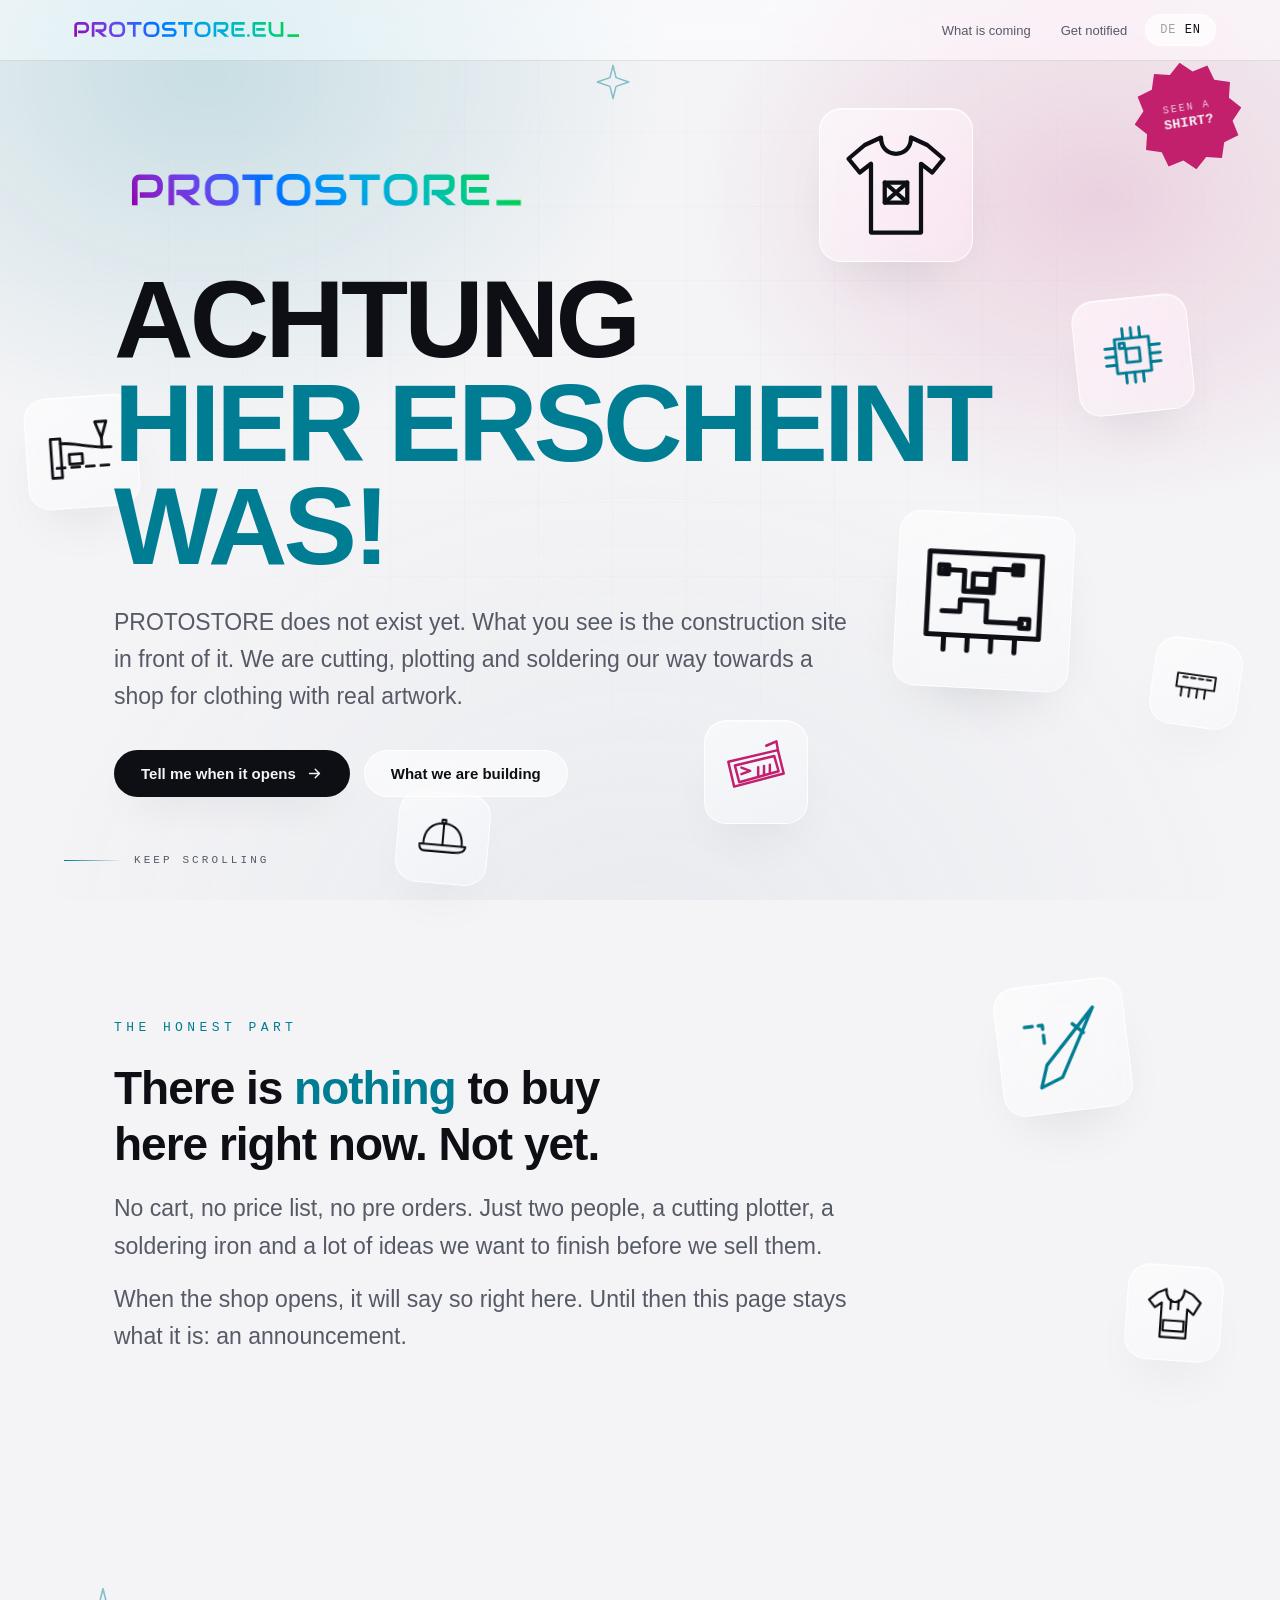
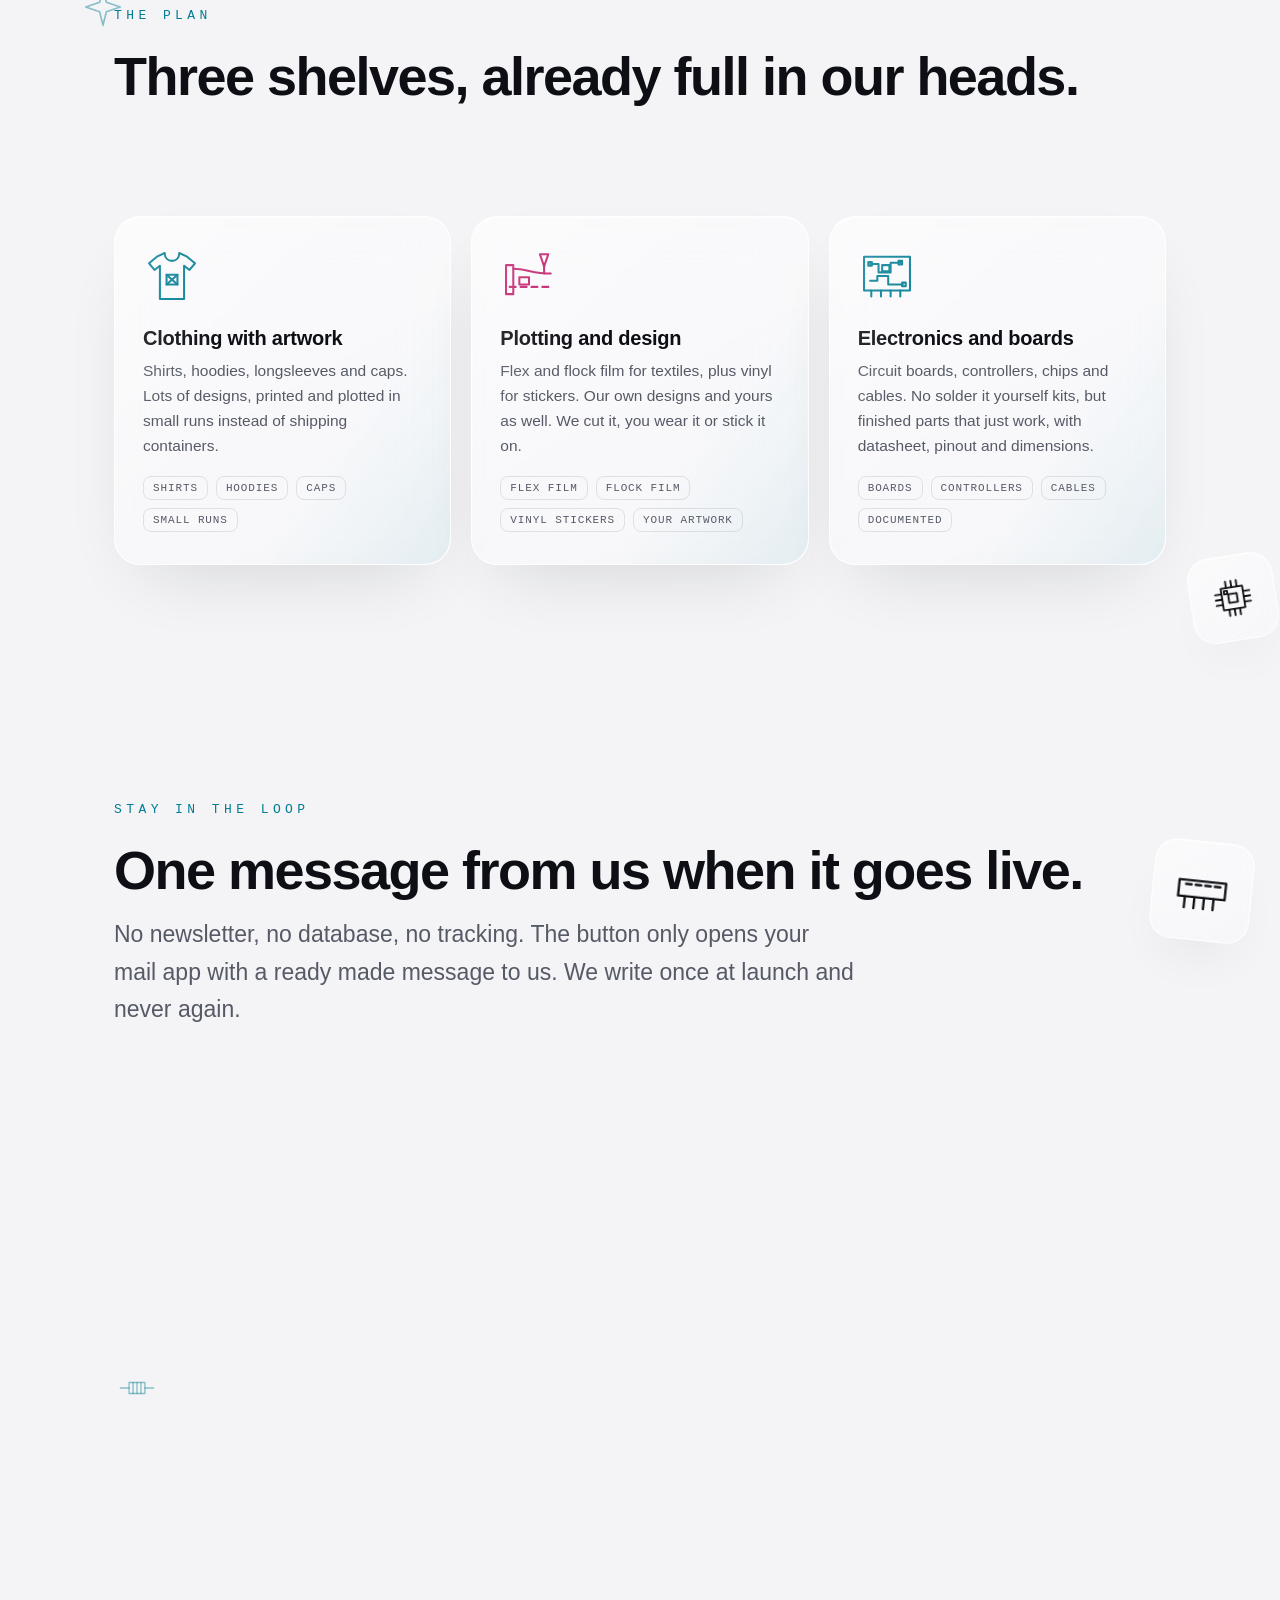
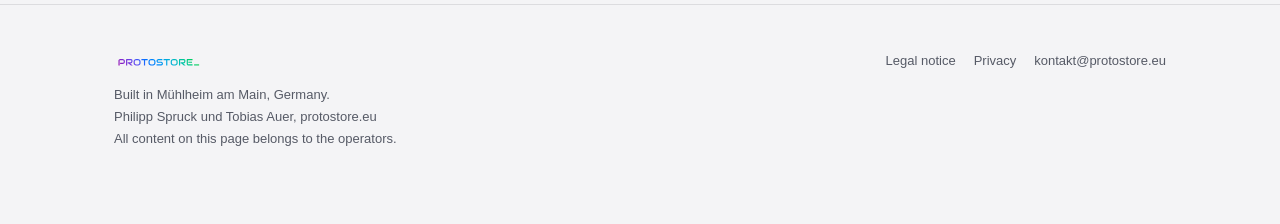
<file: index.html>
<!DOCTYPE html>
<html lang="de" data-title-de="PROTOSTORE, hier entsteht etwas | Shirts, Plotten, Elektronik" data-title-en="PROTOSTORE, something is coming | Shirts, vinyl, electronics">
<head>
<meta charset="utf-8">
<meta name="viewport" content="width=device-width, initial-scale=1, viewport-fit=cover">
<title>PROTOSTORE, hier entsteht etwas | Shirts, Plotten, Elektronik</title>
<meta name="description" content="PROTOSTORE, bald ein Laden für Kleidung mit echten Motiven, geplottete Folien und dokumentierte Elektronik. Noch ist hier nichts, aber das ändert sich." data-desc-de="PROTOSTORE, bald ein Laden für Kleidung mit echten Motiven, geplottete Folien und dokumentierte Elektronik. Noch ist hier nichts, aber das ändert sich." data-desc-en="PROTOSTORE, soon a shop for clothing with real artwork, plotted vinyl and properly documented electronics. There is nothing here yet, but that will change.">
<meta name="theme-color" content="#f4f4f6">
<link rel="canonical" href="https://protostore.eu/">
<meta name="robots" content="index, follow, max-image-preview:large">
<meta property="og:site_name" content="PROTOSTORE">
<meta property="og:locale" content="de_DE">
<meta property="og:locale:alternate" content="en_US">
<meta property="og:title" content="PROTOSTORE, hier entsteht etwas">
<meta property="og:description" content="Bald ein Laden für Kleidung mit echten Motiven, geplottete Folien und dokumentierte Elektronik. Noch ist hier nichts, aber das ändert sich.">
<meta property="og:type" content="website">
<meta property="og:url" content="https://protostore.eu/">
<meta property="og:image" content="https://protostore.eu/assets/og.png">
<meta property="og:image:width" content="1200">
<meta property="og:image:height" content="630">
<meta property="og:image:alt" content="PROTOSTORE.EU">
<meta name="twitter:card" content="summary_large_image">
<meta name="twitter:title" content="PROTOSTORE, hier entsteht etwas">
<meta name="twitter:description" content="Bald ein Laden für Kleidung mit echten Motiven, geplottete Folien und dokumentierte Elektronik.">
<meta name="twitter:image" content="https://protostore.eu/assets/og.png">
<meta name="twitter:image:alt" content="PROTOSTORE.EU">
<link rel="stylesheet" href="assets/style.css">
<link rel="icon" href="assets/favicon.svg" type="image/svg+xml">
<script type="application/ld+json">
{
  "@context": "https://schema.org",
  "@type": "Organization",
  "name": "PROTOSTORE",
  "alternateName": "protostore.eu",
  "url": "https://protostore.eu/",
  "logo": "https://protostore.eu/assets/logo-full.svg",
  "image": "https://protostore.eu/assets/og.png",
  "email": "kontakt@protostore.eu",
  "description": "Kleidung mit echten Motiven, geplottete Folien und dokumentierte Elektronik. Der Laden ist noch nicht offen.",
  "foundingLocation": {
    "@type": "Place",
    "address": { "@type": "PostalAddress", "addressLocality": "Mühlheim am Main", "addressCountry": "DE" }
  },
  "founder": [
    { "@type": "Person", "name": "Philipp Spruck" },
    { "@type": "Person", "name": "Tobias Auer" }
  ],
  "sameAs": [
    "https://www.instagram.com/protostore.eu/",
    "https://bsky.app/profile/protostore.eu",
    "https://www.youtube.com/@Protostore",
    "https://www.furaffinity.net/user/protostore.eu",
    "https://www.reddit.com/user/Protostore/"
  ]
}
</script>
<script defer src="https://umami.t-auer.com/script.js" data-website-id="5c9338b1-7018-49df-9fa3-3ef62dc9d343"></script>
</head>
<body>

<!-- ================= Symbolsammlung ================= -->
<svg class="sprite" aria-hidden="true" focusable="false" style="position:absolute;width:0;height:0;overflow:hidden">
  <symbol id="i-shirt" viewBox="0 0 48 48">
    <g fill="none" stroke="currentColor" stroke-width="1.7" stroke-linecap="round" stroke-linejoin="round">
      <path d="M18 5 11.5 8 5 13.5 9.5 19 14 15.5V43h20V15.5L38.5 19 43 13.5 36.5 8 30 5c0 4.2-2.7 6.5-6 6.5S18 9.2 18 5Z"/>
      <path d="M19.5 23h9v8h-9z"/>
      <path d="M19.5 23l9 8M28.5 23l-9 8"/>
    </g>
  </symbol>

  <symbol id="i-hoodie" viewBox="0 0 48 48">
    <g fill="none" stroke="currentColor" stroke-width="1.7" stroke-linecap="round" stroke-linejoin="round">
      <path d="M17 6 10.5 9 4 15l5 5.5 5-4V43h20V20.5l5 4L44 15l-6.5-6L31 6"/>
      <path d="M17 6c0 6 3 9.5 7 9.5S31 12 31 6"/>
      <path d="M21 14v7M27 14v7"/>
      <path d="M16 30h16v8H16z"/>
    </g>
  </symbol>

  <symbol id="i-chip" viewBox="0 0 48 48">
    <g fill="none" stroke="currentColor" stroke-width="1.7" stroke-linecap="round" stroke-linejoin="round">
      <path d="M14 14h20v20H14z"/>
      <path d="M20 20h8v8h-8z"/>
      <path d="M16.5 16.5h3v3h-3z"/>
      <path d="M19 14V8M24 14V8M29 14V8M19 40v-6M24 40v-6M29 40v-6"/>
      <path d="M14 19H8M14 24H8M14 29H8M40 19h-6M40 24h-6M40 29h-6"/>
    </g>
  </symbol>

  <symbol id="i-board" viewBox="0 0 48 48">
    <g fill="none" stroke="currentColor" stroke-width="1.7" stroke-linecap="round" stroke-linejoin="round">
      <path d="M5 8h38v28H5z"/>
      <path d="M11 36v5M19 36v5M27 36v5M35 36v5"/>
      <path d="M10 14h7v7h10v-8h9"/>
      <path d="M10 28h6v-4h9v7h12"/>
      <path d="M8.5 12.5h3v3h-3zM33.5 11.5h3v3h-3zM36.5 29.5h3v3h-3z"/>
      <path d="M20 15h6v5h-6z"/>
    </g>
  </symbol>

  <symbol id="i-visor" viewBox="0 0 48 48">
    <g fill="none" stroke="currentColor" stroke-width="1.7" stroke-linecap="round" stroke-linejoin="round">
      <path d="M5 17 39 9l4 16L9 34z"/>
      <path d="M9.5 19.5 36.5 13l3 10.5L12.5 31z"/>
      <path d="m14 21 6 2.2-6 2.2"/>
      <path d="M25.5 20.8v5.4M29.5 19.9v5.4M33.5 19v5.4"/>
      <path d="M39 9l-1-6-7 3"/>
    </g>
  </symbol>

  <symbol id="i-plotter" viewBox="0 0 48 48">
    <g fill="none" stroke="currentColor" stroke-width="1.7" stroke-linecap="round" stroke-linejoin="round">
      <path d="M5 15h6v24H5z"/>
      <path d="M11 18c11 0 16 4 31 4"/>
      <path d="M33 6h7l-3.5 10z"/>
      <path d="M36.5 16v6"/>
      <path d="M8 33h36" stroke-dasharray="5 4"/>
      <path d="M16 25h8v6h-8z"/>
    </g>
  </symbol>

  <symbol id="i-cap" viewBox="0 0 48 48">
    <g fill="none" stroke="currentColor" stroke-width="1.7" stroke-linecap="round" stroke-linejoin="round">
      <path d="M8 30c0-12 6.5-18 16-18s16 6 16 18"/>
      <path d="M5 30h38c0 4-4 5.5-10 5.5H9c-2.5 0-4-1.5-4-5.5Z"/>
      <path d="M22.5 9h3v3h-3z"/>
      <path d="M24 12v18"/>
    </g>
  </symbol>

  <symbol id="i-spark" viewBox="0 0 48 48">
    <g fill="none" stroke="currentColor" stroke-width="1.7" stroke-linecap="round" stroke-linejoin="round">
      <path d="M24 5 27.5 19 42 24l-14.5 5L24 43l-3.5-14L6 24l14.5-5z"/>
    </g>
  </symbol>

  <symbol id="i-header" viewBox="0 0 48 48">
    <g fill="none" stroke="currentColor" stroke-width="1.7" stroke-linecap="round" stroke-linejoin="round">
      <path d="M7 17h34v12H7z"/>
      <path d="M12 29v8M19 29v8M26 29v8M33 29v8"/>
      <path d="M12 20h4M19 20h4M26 20h4M33 20h4"/>
    </g>
  </symbol>

  <symbol id="i-resistor" viewBox="0 0 48 48">
    <g fill="none" stroke="currentColor" stroke-width="1.7" stroke-linecap="round" stroke-linejoin="round">
      <path d="M3 24h11M34 24h11"/>
      <path d="M14 17h20v14H14z"/>
      <path d="M19 17v14M24 17v14M29 17v14"/>
    </g>
  </symbol>

  <symbol id="i-needle" viewBox="0 0 48 48">
    <g fill="none" stroke="currentColor" stroke-width="1.7" stroke-linecap="round" stroke-linejoin="round">
      <path d="M41 6 15 32l-4 11 11-4L41 6z"/>
      <path d="m30 13 5 5"/>
      <path d="M6 12h9v9" stroke-dasharray="4 3"/>
    </g>
  </symbol>

  <symbol id="i-insta" viewBox="0 0 24 24">
    <g fill="none" stroke="currentColor" stroke-width="1.8" stroke-linecap="round">
      <rect x="3" y="3" width="18" height="18" rx="5.4"/>
      <circle cx="12" cy="12" r="3.9"/>
      <path d="M17.2 6.8h.01"/>
    </g>
  </symbol>
  <symbol id="i-bsky" viewBox="0 0 568 501">
    <path fill="currentColor" d="M123.121 33.664C188.241 82.553 258.281 181.681 284 234.873c25.719-53.192 95.759-152.32 160.879-201.209C491.866-1.612 568-28.906 568 57.946c0 17.346-9.945 145.713-15.778 166.555-20.275 72.453-94.155 90.933-159.875 79.748 114.875 19.551 144.097 84.311 80.986 149.071-119.86 122.992-172.272-30.859-185.702-70.281-2.462-7.227-3.614-10.608-3.631-7.73-.017-2.878-1.169.503-3.631 7.73-13.43 39.422-65.842 193.273-185.702 70.281-63.111-64.76-33.889-129.52 80.986-149.071-65.72 11.185-139.6-7.295-159.875-79.748C9.945 203.659 0 75.292 0 57.946 0-28.906 76.134-1.612 123.121 33.664Z"/>
  </symbol>

  <symbol id="i-youtube" viewBox="0 0 24 24">
    <path fill="currentColor" d="M23.498 6.186a3.016 3.016 0 0 0-2.122-2.136C19.505 3.545 12 3.545 12 3.545s-7.505 0-9.377.505A3.017 3.017 0 0 0 .502 6.186C0 8.07 0 12 0 12s0 3.93.502 5.814a3.016 3.016 0 0 0 2.122 2.136c1.871.505 9.376.505 9.376.505s7.505 0 9.377-.505a3.015 3.015 0 0 0 2.122-2.136C24 15.93 24 12 24 12s0-3.93-.502-5.814ZM9.545 15.568V8.432L15.818 12l-6.273 3.568Z"/>
  </symbol>

  <symbol id="i-reddit" viewBox="0 0 24 24">
    <path fill="currentColor" d="M12 0A12 12 0 0 0 0 12a12 12 0 0 0 12 12 12 12 0 0 0 12-12A12 12 0 0 0 12 0Zm5.01 4.744c.688 0 1.25.561 1.25 1.249a1.25 1.25 0 0 1-2.498.056l-2.597-.547-.8 3.747c1.824.07 3.48.632 4.674 1.488.308-.309.73-.491 1.207-.491.968 0 1.754.786 1.754 1.754 0 .716-.435 1.333-1.01 1.614a3.111 3.111 0 0 1 .042.52c0 2.694-3.13 4.87-6.993 4.87-3.86 0-6.99-2.176-6.99-4.87 0-.183.01-.366.02-.532-.586-.29-.985-.9-.985-1.602 0-.968.786-1.754 1.754-1.754.463 0 .898.196 1.207.49 1.207-.883 2.878-1.43 4.744-1.487l.885-4.182a.342.342 0 0 1 .14-.197.35.35 0 0 1 .238-.042l2.906.617a1.214 1.214 0 0 1 1.108-.701ZM9.25 12c-.689 0-1.25.562-1.25 1.25 0 .687.561 1.248 1.25 1.248.687 0 1.248-.561 1.248-1.249 0-.688-.561-1.249-1.249-1.249Zm5.5 0c-.687 0-1.248.561-1.248 1.25 0 .687.561 1.248 1.249 1.248.688 0 1.249-.561 1.249-1.249 0-.687-.562-1.249-1.25-1.249Zm-5.466 3.99a.327.327 0 0 0-.231.094.33.33 0 0 0 0 .463c.842.842 2.484.913 2.961.913.477 0 2.105-.056 2.961-.913a.361.361 0 0 0 .029-.463.33.33 0 0 0-.464 0c-.547.533-1.684.73-2.512.73-.828 0-1.979-.196-2.512-.73a.326.326 0 0 0-.232-.095Z"/>
  </symbol>

  <symbol id="i-discord" viewBox="0 0 24 24">
    <path fill="currentColor" d="M20.317 4.37a19.791 19.791 0 0 0-4.885-1.515.074.074 0 0 0-.079.037c-.21.375-.444.865-.608 1.25a18.27 18.27 0 0 0-5.487 0 12.64 12.64 0 0 0-.617-1.25.077.077 0 0 0-.079-.037A19.736 19.736 0 0 0 3.677 4.37a.07.07 0 0 0-.032.027C.533 9.046-.32 13.58.099 18.058a.082.082 0 0 0 .031.056 19.9 19.9 0 0 0 5.993 3.03.078.078 0 0 0 .084-.028c.462-.63.874-1.295 1.226-1.994a.076.076 0 0 0-.041-.106 13.107 13.107 0 0 1-1.872-.892.077.077 0 0 1-.008-.128 10.2 10.2 0 0 0 .372-.292.074.074 0 0 1 .077-.01c3.928 1.793 8.18 1.793 12.061 0a.074.074 0 0 1 .079.01c.12.098.246.197.373.292a.077.077 0 0 1-.006.128 12.299 12.299 0 0 1-1.873.891.077.077 0 0 0-.041.107c.36.698.772 1.363 1.225 1.993a.076.076 0 0 0 .084.029 19.839 19.839 0 0 0 6.002-3.03.077.077 0 0 0 .032-.055c.5-5.177-.838-9.674-3.549-13.66a.061.061 0 0 0-.031-.029ZM8.02 15.331c-1.183 0-2.157-1.085-2.157-2.419 0-1.333.955-2.419 2.157-2.419 1.211 0 2.176 1.095 2.157 2.42 0 1.333-.956 2.418-2.157 2.418Zm7.975 0c-1.183 0-2.157-1.085-2.157-2.419 0-1.333.955-2.419 2.157-2.419 1.211 0 2.176 1.095 2.157 2.42 0 1.333-.946 2.418-2.157 2.418Z"/>
  </symbol>

  <symbol id="i-paw" viewBox="0 0 24 24">
    <g fill="currentColor">
      <ellipse cx="6.4" cy="9.5" rx="2.1" ry="2.6" transform="rotate(-18 6.4 9.5)"/>
      <ellipse cx="10.7" cy="7.1" rx="2.2" ry="2.8"/>
      <ellipse cx="15.2" cy="7.6" rx="2.2" ry="2.8" transform="rotate(12 15.2 7.6)"/>
      <ellipse cx="19" cy="10.7" rx="2" ry="2.5" transform="rotate(26 19 10.7)"/>
      <ellipse cx="12.3" cy="16.7" rx="5" ry="4.4"/>
    </g>
  </symbol>

  <symbol id="i-arrow" viewBox="0 0 24 24">
    <g fill="none" stroke="currentColor" stroke-width="2" stroke-linecap="round" stroke-linejoin="round">
      <path d="M5 12h14M13 6l6 6-6 6"/>
    </g>
  </symbol>
</svg>

<div class="field"></div>
<div class="grid-field"></div>

<!-- ================= Kopfzeile ================= -->
<header class="top">
  <a class="brand" href="index.html" aria-label="Protostore, zur Startseite">
    <img src="assets/logo-full.svg" alt="Protostore.eu" width="244" height="44">
  </a>
  <nav>
    <a class="hide-s" href="#plan" data-i18n="nav.what">Was kommt</a>
    <a class="hide-s" href="#signal" data-i18n="nav.signal">Benachrichtigung</a>
    <button class="lang" type="button" aria-label="Sprache wechseln, switch language">
      <span class="de">DE</span> <span class="en off">EN</span>
    </button>
  </nav>
</header>

<!-- ================= Vorab Anfrage, Aufkleber ================= -->
<div class="pre" id="pre">
  <button class="pre-star" type="button" id="pre-toggle"
          aria-expanded="false" aria-controls="pre-pop"
          aria-label="Du hast ein Teil von uns gesehen, frag vorab an"
          data-i18n-attr="aria-label:pre.aria">
    <span class="pre-star-in">
      <span class="pre-l1" data-i18n="pre.s1">SHIRT</span>
      <span class="pre-l2" data-i18n="pre.s2">GESEHEN?</span>
    </span>
  </button>

  <div class="pre-pop glass" id="pre-pop" hidden>
    <button class="pre-close" type="button" id="pre-close"
            aria-label="Schließen" data-i18n-attr="aria-label:pre.close">
      <svg viewBox="0 0 24 24" aria-hidden="true"><path d="M6 6 18 18M18 6 6 18" fill="none" stroke="currentColor" stroke-width="2.2" stroke-linecap="round"/></svg>
    </button>
    <p class="eyebrow" data-i18n="pre.eyebrow">Ausnahme</p>
    <h3 data-i18n="pre.h">Du hast eins in echt gesehen?</h3>
    <p data-i18n="pre.p">Wenn du hier gelandet bist, weil dir eins unserer Teile über den Weg gelaufen ist: schreib uns. Wir schauen, ob wir dir vorab etwas extra drucken, bevor der Laden offiziell aufmacht.</p>
    <a class="btn btn-primary" id="pre-mail" href="mailto:kontakt@protostore.eu">
      <span data-i18n="pre.btn">Vorab anfragen</span>
      <svg width="17" height="17" aria-hidden="true"><use href="#i-arrow"></use></svg>
    </a>
  </div>
</div>

<main>

  <!-- ================= Hero ================= -->
  <section class="hero">
    <div class="floaters" aria-hidden="true">
      <div class="floater"          style="--x:64%; --y:12%; --s:154px" data-speed=".12" data-depth="26"><svg><use href="#i-shirt"></use></svg></div>
      <div class="floater tint-c"   style="--x:84%; --y:33%; --s:116px" data-speed=".22" data-depth="42" data-spin="-6"><svg><use href="#i-chip"></use></svg></div>
      <div class="floater"          style="--x:70%; --y:57%; --s:176px" data-speed=".06" data-depth="16" data-spin="3"><svg><use href="#i-board"></use></svg></div>
      <div class="floater tint-m"   style="--x:55%; --y:80%; --s:104px" data-speed=".27" data-depth="50"><svg><use href="#i-visor"></use></svg></div>
      <div class="floater"          style="--x:90%; --y:71%; --s:88px"  data-speed=".16" data-depth="34" data-spin="8"><svg><use href="#i-header"></use></svg></div>
      <div class="floater"          style="--x:2%;  --y:44%; --s:112px" data-speed=".1"  data-depth="24" data-spin="-4"><svg><use href="#i-plotter"></use></svg></div>
      <div class="floater plain"    style="--x:45%; --y:5%;  --s:74px"  data-speed=".32" data-depth="58"><svg><use href="#i-spark"></use></svg></div>
      <div class="floater"          style="--x:31%; --y:88%; --s:92px"  data-speed=".14" data-depth="30" data-spin="5"><svg><use href="#i-cap"></use></svg></div>
      <div class="floater plain tint-m" style="--x:92%; --y:8%; --s:66px" data-speed=".36" data-depth="62"><svg><use href="#i-resistor"></use></svg></div>
    </div>

    <div class="wrap">
      <div class="hero-inner">
        <svg class="hero-logo" viewBox="0 0 933 200" width="430" height="92" role="img" aria-label="PROTOSTORE" xmlns="http://www.w3.org/2000/svg">
      <defs>
        <linearGradient id="lg-hero" gradientUnits="userSpaceOnUse" x1="755.20" y1="-122.64" x2="177.03" y2="313.04">
          <stop offset="0.0%" stop-color="#00ce00"/>
          <stop offset="6.3%" stop-color="#00ce51"/>
          <stop offset="12.5%" stop-color="#00cc76"/>
          <stop offset="18.8%" stop-color="#00c795"/>
          <stop offset="25.0%" stop-color="#00c0af"/>
          <stop offset="31.3%" stop-color="#00b7c7"/>
          <stop offset="37.5%" stop-color="#00acdb"/>
          <stop offset="43.8%" stop-color="#00a0ea"/>
          <stop offset="50.0%" stop-color="#0091f6"/>
          <stop offset="56.3%" stop-color="#0082fd"/>
          <stop offset="62.5%" stop-color="#0072ff"/>
          <stop offset="68.8%" stop-color="#2c62fc"/>
          <stop offset="75.0%" stop-color="#5451f4"/>
          <stop offset="81.3%" stop-color="#6b41e7"/>
          <stop offset="87.5%" stop-color="#7c30d6"/>
          <stop offset="93.8%" stop-color="#881ec2"/>
          <stop offset="100.0%" stop-color="#9200aa"/>
        </linearGradient>
      </defs>
      <style>
.lgc0{opacity:1}
@keyframes lgk1{0%{opacity:0;transform:translateY(-17.28px)}23.438%{opacity:0;transform:translateY(-17.28px)}25.000%{opacity:1;transform:translateY(0)}100%{opacity:1;transform:translateY(0)}}
.lgc1{opacity:0;animation:lgk1 7.680s linear 1 forwards}
@keyframes lgk2{0%{opacity:0;transform:translateY(-17.28px)}25.000%{opacity:0;transform:translateY(-17.28px)}26.563%{opacity:1;transform:translateY(0)}100%{opacity:1;transform:translateY(0)}}
.lgc2{opacity:0;animation:lgk2 7.680s linear 1 forwards}
@keyframes lgk3{0%{opacity:0;transform:translateY(-17.28px)}26.563%{opacity:0;transform:translateY(-17.28px)}28.125%{opacity:1;transform:translateY(0)}100%{opacity:1;transform:translateY(0)}}
.lgc3{opacity:0;animation:lgk3 7.680s linear 1 forwards}
@keyframes lgk4{0%{opacity:0;transform:translateY(-17.28px)}28.125%{opacity:0;transform:translateY(-17.28px)}29.688%{opacity:1;transform:translateY(0)}100%{opacity:1;transform:translateY(0)}}
.lgc4{opacity:0;animation:lgk4 7.680s linear 1 forwards}
@keyframes lgk5{0%{opacity:0;transform:translateY(-17.28px)}29.688%{opacity:0;transform:translateY(-17.28px)}31.250%{opacity:1;transform:translateY(0)}100%{opacity:1;transform:translateY(0)}}
.lgc5{opacity:0;animation:lgk5 7.680s linear 1 forwards}
@keyframes lgk6{0%{opacity:0;transform:translateY(-17.28px)}31.250%{opacity:0;transform:translateY(-17.28px)}32.813%{opacity:1;transform:translateY(0)}100%{opacity:1;transform:translateY(0)}}
.lgc6{opacity:0;animation:lgk6 7.680s linear 1 forwards}
@keyframes lgk7{0%{opacity:0;transform:translateY(-17.28px)}32.813%{opacity:0;transform:translateY(-17.28px)}34.375%{opacity:1;transform:translateY(0)}100%{opacity:1;transform:translateY(0)}}
.lgc7{opacity:0;animation:lgk7 7.680s linear 1 forwards}
@keyframes lgk8{0%{opacity:0;transform:translateY(-17.28px)}34.375%{opacity:0;transform:translateY(-17.28px)}35.938%{opacity:1;transform:translateY(0)}100%{opacity:1;transform:translateY(0)}}
.lgc8{opacity:0;animation:lgk8 7.680s linear 1 forwards}
@keyframes lgk9{0%{opacity:0;transform:translateY(-17.28px)}35.938%{opacity:0;transform:translateY(-17.28px)}37.500%{opacity:1;transform:translateY(0)}100%{opacity:1;transform:translateY(0)}}
.lgc9{opacity:0;animation:lgk9 7.680s linear 1 forwards}
@keyframes lgv1{0%{opacity:0}0.000%{opacity:1}25.000%{opacity:0}100%{opacity:0}}
.lgv1{opacity:0;animation:lgv1 7.680s step-end 1 forwards}
@keyframes lgv2{0%{opacity:0}25.000%{opacity:1}26.563%{opacity:0}100%{opacity:0}}
.lgv2{opacity:0;animation:lgv2 7.680s step-end 1 forwards}
@keyframes lgv3{0%{opacity:0}26.563%{opacity:1}28.125%{opacity:0}100%{opacity:0}}
.lgv3{opacity:0;animation:lgv3 7.680s step-end 1 forwards}
@keyframes lgv4{0%{opacity:0}28.125%{opacity:1}29.688%{opacity:0}100%{opacity:0}}
.lgv4{opacity:0;animation:lgv4 7.680s step-end 1 forwards}
@keyframes lgv5{0%{opacity:0}29.688%{opacity:1}31.250%{opacity:0}100%{opacity:0}}
.lgv5{opacity:0;animation:lgv5 7.680s step-end 1 forwards}
@keyframes lgv6{0%{opacity:0}31.250%{opacity:1}32.813%{opacity:0}100%{opacity:0}}
.lgv6{opacity:0;animation:lgv6 7.680s step-end 1 forwards}
@keyframes lgv7{0%{opacity:0}32.813%{opacity:1}34.375%{opacity:0}100%{opacity:0}}
.lgv7{opacity:0;animation:lgv7 7.680s step-end 1 forwards}
@keyframes lgv8{0%{opacity:0}34.375%{opacity:1}35.938%{opacity:0}100%{opacity:0}}
.lgv8{opacity:0;animation:lgv8 7.680s step-end 1 forwards}
@keyframes lgv9{0%{opacity:0}35.938%{opacity:1}37.500%{opacity:0}100%{opacity:0}}
.lgv9{opacity:0;animation:lgv9 7.680s step-end 1 forwards}
@keyframes lgv10{0%{opacity:0}37.500%{opacity:1}100%{opacity:1}}
.lgv10{opacity:0;animation:lgv10 7.680s step-end 1 forwards}
@keyframes lgcuro{0.000%{opacity:1}9.766%{opacity:0}19.613%{opacity:1}37.516%{opacity:0}39.063%{opacity:1}48.910%{opacity:0}58.675%{opacity:1}68.441%{opacity:0}78.206%{opacity:1}87.972%{opacity:0}97.656%{opacity:1}100%{opacity:1}}
@keyframes lgblink{0%{opacity:1}50.0%{opacity:0}100%{opacity:0}}
.lgcaret{animation:lgcuro 7.680s step-end 1 forwards, lgblink 1.000s step-end 7.680s infinite}
@media (prefers-reduced-motion: reduce){
  .lgc0,.lgc1,.lgc2,.lgc3,.lgc4,.lgc5,.lgc6,.lgc7,.lgc8,.lgc9{opacity:1!important;transform:none!important;animation:none!important}
  .lgv1,.lgv2,.lgv3,.lgv4,.lgv5,.lgv6,.lgv7,.lgv8,.lgv9{opacity:0!important;animation:none!important}
  .lgv10{opacity:1!important;animation:none!important}
  .lgcaret{animation:none!important}
}
    </style>
      <path class="lgc0" fill="url(#lg-hero)" d="M114.06 92.11Q114.06 96.28 113.03 99.56Q112 102.84 110.24 105.35Q108.48 107.86 106.19 109.64Q103.89 111.42 101.38 112.54Q98.88 113.67 96.32 114.18Q93.77 114.7 91.52 114.7H63.95V102.51H91.52Q93.86 102.32 95.76 101.55Q97.66 100.78 99.02 99.47Q100.38 98.15 101.12 96.3Q101.88 94.45 101.88 92.11V86.57Q101.64 84.28 100.89 82.36Q100.14 80.43 98.85 79.07Q97.56 77.72 95.73 76.94Q93.91 76.17 91.52 76.17H64.05Q61.61 76.17 60.34 77.43Q59.08 78.7 59.08 81.09V131.2H46.89V81.09Q46.89 76.4 48.6 73.12Q50.31 69.84 52.87 67.82Q55.42 65.81 58.42 64.9Q61.42 63.98 63.95 63.98H91.52Q95.64 63.98 98.92 65.04Q102.2 66.09 104.71 67.85Q107.22 69.61 108.98 71.9Q110.73 74.2 111.88 76.71Q113.03 79.22 113.55 81.77Q114.06 84.32 114.06 86.57Z"/>
      <path class="lgc1" fill="url(#lg-hero)" d="M193.57 86.57Q193.57 90.75 192.54 94.03Q191.51 97.31 189.75 99.82Q187.99 102.32 185.69 104.11Q183.4 105.89 180.89 107.04Q178.38 108.18 175.83 108.7Q173.27 109.22 171.02 109.22L196.48 131.2H177.63L152.23 109.22H143.46V97.03H171.02Q173.32 96.84 175.22 96.07Q177.12 95.29 178.5 93.98Q179.88 92.67 180.63 90.82Q181.38 88.97 181.38 86.57V78.89Q181.38 77.86 181.12 77.32Q180.87 76.78 180.47 76.52Q180.07 76.26 179.62 76.22Q179.18 76.17 178.8 76.17H138.59V131.2H126.4V70.12Q126.4 68.86 126.87 67.73Q127.34 66.61 128.16 65.76Q128.98 64.92 130.1 64.45Q131.23 63.98 132.54 63.98H178.8Q182.88 63.98 185.69 65.46Q188.51 66.93 190.27 69.16Q192.02 71.39 192.8 73.97Q193.57 76.54 193.57 78.79Z"/>
      <path class="lgc2" fill="url(#lg-hero)" d="M278.26 104.01Q278.26 110.15 276.16 115.31Q274.05 120.47 270.3 124.22Q266.55 127.97 261.41 130.05Q256.28 132.14 250.23 132.14H233.73Q227.69 132.14 222.53 130.05Q217.37 127.97 213.62 124.22Q209.87 120.47 207.74 115.31Q205.61 110.15 205.61 104.01V91.17Q205.61 85.07 207.74 79.9Q209.87 74.72 213.62 70.99Q217.37 67.26 222.53 65.15Q227.69 63.04 233.73 63.04H250.23Q256.28 63.04 261.41 65.15Q266.55 67.26 270.3 70.99Q274.05 74.72 276.16 79.9Q278.26 85.07 278.26 91.17ZM266.08 91.17Q266.08 87.56 264.93 84.63Q263.78 81.7 261.69 79.61Q259.61 77.53 256.68 76.38Q253.75 75.23 250.23 75.23H233.73Q230.17 75.23 227.24 76.38Q224.31 77.53 222.2 79.61Q220.09 81.7 218.94 84.63Q217.8 87.56 217.8 91.17V104.01Q217.8 107.62 218.94 110.55Q220.09 113.48 222.2 115.57Q224.31 117.65 227.24 118.8Q230.17 119.95 233.73 119.95H250.14Q253.7 119.95 256.63 118.8Q259.56 117.65 261.67 115.57Q263.78 113.48 264.93 110.55Q266.08 107.62 266.08 104.01Z"/>
      <path class="lgc3" fill="url(#lg-hero)" d="M352.99 76.17H326.13V131.2H313.94V76.17H287.04V63.98H352.99Z"/>
      <path class="lgc4" fill="url(#lg-hero)" d="M434.4 104.01Q434.4 110.15 432.3 115.31Q430.19 120.47 426.44 124.22Q422.69 127.97 417.55 130.05Q412.42 132.14 406.37 132.14H389.87Q383.83 132.14 378.67 130.05Q373.51 127.97 369.76 124.22Q366.01 120.47 363.88 115.31Q361.75 110.15 361.75 104.01V91.17Q361.75 85.07 363.88 79.9Q366.01 74.72 369.76 70.99Q373.51 67.26 378.67 65.15Q383.83 63.04 389.87 63.04H406.37Q412.42 63.04 417.55 65.15Q422.69 67.26 426.44 70.99Q430.19 74.72 432.3 79.9Q434.4 85.07 434.4 91.17ZM422.22 91.17Q422.22 87.56 421.07 84.63Q419.92 81.7 417.83 79.61Q415.75 77.53 412.82 76.38Q409.89 75.23 406.37 75.23H389.87Q386.31 75.23 383.38 76.38Q380.45 77.53 378.34 79.61Q376.23 81.7 375.08 84.63Q373.94 87.56 373.94 91.17V104.01Q373.94 107.62 375.08 110.55Q376.23 113.48 378.34 115.57Q380.45 117.65 383.38 118.8Q386.31 119.95 389.87 119.95H406.28Q409.84 119.95 412.77 118.8Q415.7 117.65 417.81 115.57Q419.92 113.48 421.07 110.55Q422.22 107.62 422.22 104.01Z"/>
      <path class="lgc5" fill="url(#lg-hero)" d="M512.97 111.42Q512.97 115.03 512.06 117.91Q511.14 120.79 509.64 123Q508.14 125.2 506.13 126.75Q504.11 128.29 501.96 129.28Q499.8 130.26 497.57 130.73Q495.35 131.2 493.38 131.2H446.36V119.01H493.38Q496.89 119.01 498.84 116.95Q500.78 114.89 500.78 111.42Q500.78 109.73 500.27 108.32Q499.75 106.92 498.79 105.89Q497.83 104.86 496.45 104.29Q495.07 103.73 493.38 103.73H465.35Q462.39 103.73 458.97 102.68Q455.55 101.62 452.62 99.28Q449.69 96.93 447.75 93.14Q445.8 89.34 445.8 83.86Q445.8 78.37 447.75 74.6Q449.69 70.82 452.62 68.46Q455.55 66.09 458.97 65.04Q462.39 63.98 465.35 63.98H506.83V76.17H465.35Q461.88 76.17 459.93 78.28Q457.99 80.39 457.99 83.86Q457.99 87.37 459.93 89.41Q461.88 91.45 465.35 91.45H493.38H493.47Q495.44 91.5 497.64 91.99Q499.85 92.48 502.03 93.51Q504.21 94.54 506.18 96.11Q508.14 97.68 509.67 99.89Q511.19 102.09 512.08 104.95Q512.97 107.81 512.97 111.42Z"/>
      <path class="lgc6" fill="url(#lg-hero)" d="M585.78 76.17H558.92V131.2H546.73V76.17H519.83V63.98H585.78Z"/>
      <path class="lgc7" fill="url(#lg-hero)" d="M667.2 104.01Q667.2 110.15 665.09 115.31Q662.98 120.47 659.23 124.22Q655.48 127.97 650.34 130.05Q645.21 132.14 639.16 132.14H622.66Q616.62 132.14 611.46 130.05Q606.3 127.97 602.55 124.22Q598.8 120.47 596.67 115.31Q594.54 110.15 594.54 104.01V91.17Q594.54 85.07 596.67 79.9Q598.8 74.72 602.55 70.99Q606.3 67.26 611.46 65.15Q616.62 63.04 622.66 63.04H639.16Q645.21 63.04 650.34 65.15Q655.48 67.26 659.23 70.99Q662.98 74.72 665.09 79.9Q667.2 85.07 667.2 91.17ZM655.01 91.17Q655.01 87.56 653.86 84.63Q652.71 81.7 650.62 79.61Q648.54 77.53 645.61 76.38Q642.68 75.23 639.16 75.23H622.66Q619.1 75.23 616.17 76.38Q613.24 77.53 611.13 79.61Q609.02 81.7 607.87 84.63Q606.73 87.56 606.73 91.17V104.01Q606.73 107.62 607.87 110.55Q609.02 113.48 611.13 115.57Q613.24 117.65 616.17 118.8Q619.1 119.95 622.66 119.95H639.07Q642.63 119.95 645.56 118.8Q648.49 117.65 650.6 115.57Q652.71 113.48 653.86 110.55Q655.01 107.62 655.01 104.01Z"/>
      <path class="lgc8" fill="url(#lg-hero)" d="M748.34 86.57Q748.34 90.75 747.31 94.03Q746.28 97.31 744.52 99.82Q742.76 102.32 740.47 104.11Q738.17 105.89 735.66 107.04Q733.15 108.18 730.6 108.7Q728.04 109.22 725.79 109.22L751.25 131.2H732.4L707 109.22H698.23V97.03H725.79Q728.09 96.84 729.99 96.07Q731.89 95.29 733.27 93.98Q734.65 92.67 735.4 90.82Q736.15 88.97 736.15 86.57V78.89Q736.15 77.86 735.89 77.32Q735.64 76.78 735.24 76.52Q734.84 76.26 734.39 76.22Q733.95 76.17 733.57 76.17H693.36V131.2H681.17V70.12Q681.17 68.86 681.64 67.73Q682.11 66.61 682.93 65.76Q683.75 64.92 684.87 64.45Q686 63.98 687.31 63.98H733.57Q737.65 63.98 740.47 65.46Q743.28 66.93 745.04 69.16Q746.79 71.39 747.57 73.97Q748.34 76.54 748.34 78.79Z"/>
      <path class="lgc9" fill="url(#lg-hero)" d="M817.75 103.73H779.27V91.45H817.75ZM823.24 131.2H779.27Q776.74 131.2 773.74 130.31Q770.74 129.42 768.18 127.38Q765.63 125.34 763.92 122.08Q762.21 118.82 762.21 114.09V70.12Q762.21 68.86 762.68 67.73Q763.14 66.61 763.96 65.76Q764.78 64.92 765.91 64.45Q767.03 63.98 768.35 63.98H823.24V76.17H774.39V114.09Q774.39 116.48 775.66 117.75Q776.93 119.01 779.36 119.01H823.24Z"/>
      <g class="lgv1"><rect class="lgcaret" x="128.92" y="119.68" width="52.80" height="11.52" fill="url(#lg-hero)"/></g>
      <g class="lgv2"><rect class="lgcaret" x="210.24" y="119.68" width="52.80" height="11.52" fill="url(#lg-hero)"/></g>
      <g class="lgv3"><rect class="lgcaret" x="294.76" y="119.68" width="52.80" height="11.52" fill="url(#lg-hero)"/></g>
      <g class="lgv4"><rect class="lgcaret" x="366.38" y="119.68" width="52.80" height="11.52" fill="url(#lg-hero)"/></g>
      <g class="lgv5"><rect class="lgcaret" x="450.90" y="119.68" width="52.80" height="11.52" fill="url(#lg-hero)"/></g>
      <g class="lgv6"><rect class="lgcaret" x="527.55" y="119.68" width="52.80" height="11.52" fill="url(#lg-hero)"/></g>
      <g class="lgv7"><rect class="lgcaret" x="599.17" y="119.68" width="52.80" height="11.52" fill="url(#lg-hero)"/></g>
      <g class="lgv8"><rect class="lgcaret" x="683.69" y="119.68" width="52.80" height="11.52" fill="url(#lg-hero)"/></g>
      <g class="lgv9"><rect class="lgcaret" x="765.01" y="119.68" width="52.80" height="11.52" fill="url(#lg-hero)"/></g>
      <g class="lgv10"><rect class="lgcaret" x="839.43" y="119.68" width="52.80" height="11.52" fill="url(#lg-hero)"/></g>
  </svg>
        <h1>
          <span class="line" data-i18n="h1.a">ACHTUNG</span>
          <span class="line shout" data-i18n="h1.b">HIER ERSCHEINT WAS!</span>
        </h1>
        <p class="lead" data-i18n="hero.lead">PROTOSTORE ist noch nicht da. Was du siehst, ist die Baustelle davor. Wir schneiden, plotten und löten gerade an einem Laden für Kleidung mit echten Motiven.</p>
        <div class="cta-row">
          <a class="btn btn-primary" href="#signal"><span data-i18n="cta.notify">Sag mir Bescheid</span><svg width="17" height="17" aria-hidden="true"><use href="#i-arrow"></use></svg></a>
          <a class="btn btn-ghost" href="#plan" data-i18n="cta.peek">Was hier entsteht</a>
        </div>
      </div>
    </div>

    <div class="scroll-hint"><span class="bar"></span><span data-i18n="scroll">Weiter nach unten</span></div>
  </section>

  <!-- ================= Ehrlicher Teil ================= -->
  <section id="truth">
    <div class="floaters" aria-hidden="true">
      <div class="floater tint-c" style="--x:78%; --y:14%; --s:130px" data-speed=".09" data-depth="20" data-spin="-7"><svg><use href="#i-needle"></use></svg></div>
      <div class="floater"        style="--x:88%; --y:62%; --s:96px"  data-speed=".2"  data-depth="38" data-spin="4"><svg><use href="#i-hoodie"></use></svg></div>
    </div>
    <div class="wrap">
      <p class="eyebrow rise" data-i18n="s2.eyebrow">Der ehrliche Teil</p>
      <h2 class="statement rise d1" data-i18n="s2.statement">Hier gibt es gerade <em>gar nichts</em> zu kaufen. Noch nicht.</h2>
      <p class="lead rise d2" data-i18n="s2.p1">Kein Warenkorb, keine Preisliste, keine Vorbestellung. Nur zwei Leute, ein Plotter, ein Lötkolben und ziemlich viele Ideen, die wir erst fertig machen wollen, bevor wir sie verkaufen.</p>
      <p class="lead rise d3" data-i18n="s2.p2">Wenn der Laden aufmacht, steht es genau hier. Bis dahin bleibt diese Seite, was sie ist: eine Ankündigung.</p>
    </div>
  </section>

  <!-- ================= Der Plan ================= -->
  <section id="plan">
    <div class="floaters" aria-hidden="true">
      <div class="floater plain tint-c" style="--x:5%; --y:10%; --s:78px" data-speed=".24" data-depth="44"><svg><use href="#i-spark"></use></svg></div>
      <div class="floater"              style="--x:93%; --y:84%; --s:86px" data-speed=".13" data-depth="28" data-spin="-9"><svg><use href="#i-chip"></use></svg></div>
    </div>
    <div class="wrap">
      <p class="eyebrow rise" data-i18n="s3.eyebrow">Der Plan</p>
      <h2 class="rise d1" data-i18n="s3.h2">Drei Regale, randvoll geplant.</h2>
      <p class="lead rise d2" data-i18n="s3.lead">Das ist die Richtung. Die Details ändern sich noch, der Kern nicht.</p>

      <div class="cards">
        <article class="card glass rise d1">
          <div class="icon"><svg><use href="#i-shirt"></use></svg></div>
          <h3 data-i18n="c1.h">Kleidung mit Motiv</h3>
          <p data-i18n="c1.p">Shirts, Hoodies, Longsleeves und Caps. Viele Motive, gedruckt und geplottet in kleinen Serien statt in Containern.</p>
          <ul class="tags"><li data-i18n="c1.t1">Shirts</li><li data-i18n="c1.t2">Hoodies</li><li data-i18n="c1.t3">Caps</li><li data-i18n="c1.t4">Kleine Serien</li></ul>
        </article>

        <article class="card glass rise d2">
          <div class="icon"><svg><use href="#i-plotter"></use></svg></div>
          <h3 data-i18n="c2.h">Plotten und Gestalten</h3>
          <p data-i18n="c2.p">Flexfolie und Flockfolie für Textilien, dazu Vinyl für Aufkleber. Eigene Entwürfe genauso wie deine. Wir schneiden es, du trägst oder klebst es.</p>
          <ul class="tags"><li data-i18n="c2.t1">Flexfolie</li><li data-i18n="c2.t2">Flockfolie</li><li data-i18n="c2.t3">Vinyl Sticker</li><li data-i18n="c2.t4">Eigene Motive</li></ul>
        </article>

        <article class="card glass rise d3">
          <div class="icon"><svg><use href="#i-board"></use></svg></div>
          <h3 data-i18n="c4.h">Elektronik und Platinen</h3>
          <p data-i18n="c4.p">Leiterplatten, Controller, Chips und Kabel. Keine Bausätze zum Selberlöten, sondern fertige Teile, die sofort laufen, dazu Datenblatt, Pinbelegung und Maße.</p>
          <ul class="tags"><li data-i18n="c4.t1">Platinen</li><li data-i18n="c4.t2">Controller</li><li data-i18n="c4.t3">Kabel</li><li data-i18n="c4.t4">Dokumentiert</li></ul>
        </article>
      </div>
    </div>
  </section>

  <!-- ================= Benachrichtigung ================= -->
  <section id="signal">
    <div class="floaters" aria-hidden="true">
      <div class="floater plain tint-m" style="--x:8%; --y:76%; --s:70px" data-speed=".28" data-depth="48"><svg><use href="#i-resistor"></use></svg></div>
      <div class="floater"              style="--x:90%; --y:18%; --s:100px" data-speed=".11" data-depth="26" data-spin="6"><svg><use href="#i-header"></use></svg></div>
    </div>
    <div class="wrap">
      <p class="eyebrow rise" data-i18n="s4.eyebrow">Bleib dran</p>
      <h2 class="rise d1" data-i18n="s4.h2">Einmal Bescheid geben, wenn es losgeht.</h2>
      <p class="lead rise d2" data-i18n="s4.p">Kein Newsletter, keine Datenbank, kein Tracking. Der Knopf öffnet nur dein Mailprogramm mit einer fertigen Nachricht an uns. Wir schreiben dir zum Start und danach nie wieder.</p>

      <div class="signal glass rise d2">
        <form id="notify" novalidate>
          <div class="form">
            <input type="email" autocomplete="email" spellcheck="false"
                   placeholder="deine@adresse.de" aria-label="E-Mail"
                   data-i18n-attr="placeholder:form.ph">
            <button class="btn btn-primary" type="submit">
              <span data-i18n="form.btn">Nachricht vorbereiten</span>
              <svg width="17" height="17" aria-hidden="true"><use href="#i-arrow"></use></svg>
            </button>
          </div>
          <p class="formnote" id="formnote" role="status" aria-live="polite"></p>
          <p class="note" data-i18n="form.note">Falls sich nichts öffnet, schreib einfach direkt an kontakt@protostore.eu.</p>
        </form>

        <h3 style="margin-top:34px" data-i18n="social.h">Wo du uns sonst findest</h3>
        <div class="socials">
          <a href="https://www.instagram.com/protostore.eu/" target="_blank" rel="noopener" aria-label="Instagram, @protostore.eu"><svg aria-hidden="true"><use href="#i-insta"></use></svg>Instagram</a>
          <a href="https://bsky.app/profile/protostore.eu" target="_blank" rel="noopener" aria-label="Bluesky, @protostore.eu"><svg aria-hidden="true"><use href="#i-bsky"></use></svg>Bluesky</a>
          <a href="https://www.youtube.com/@Protostore" target="_blank" rel="noopener" aria-label="YouTube, @Protostore"><svg aria-hidden="true"><use href="#i-youtube"></use></svg>YouTube</a>
          <a href="https://www.furaffinity.net/user/protostore.eu" target="_blank" rel="noopener" aria-label="Fur Affinity, protostore.eu"><svg aria-hidden="true"><use href="#i-paw"></use></svg>Fur Affinity</a>
          <a href="https://www.reddit.com/user/Protostore/" target="_blank" rel="noopener" aria-label="Reddit, u/Protostore"><svg aria-hidden="true"><use href="#i-reddit"></use></svg>Reddit</a>
          <button class="copy" type="button" id="dc-copy" data-copy="protostore.eu"
                  aria-label="Discord Namen kopieren, protostore.eu" data-i18n-attr="aria-label:social.dc">
            <svg aria-hidden="true"><use href="#i-discord"></use></svg><span id="dc-label">Discord</span>
          </button>
        </div>
        <p class="note" data-i18n="social.note">Überall der gleiche Name. Wo wir nicht stehen, sind wir auch nicht.</p>
      </div>
    </div>
  </section>

</main>

<!-- ================= Fusszeile ================= -->
<footer>
  <div class="wrap foot">
    <div>
      <a class="brand" href="index.html" style="margin-bottom:12px" aria-label="Protostore, zur Startseite">
        <img src="assets/logo.svg" alt="Protostore" width="89" height="19">
      </a>
      <p class="small">
        <span data-i18n="foot.made">Gebaut in Mühlheim am Main.</span><br>
        Philipp Spruck und Tobias Auer, protostore.eu<br>
        <span data-i18n="foot.rights">Alle Inhalte dieser Seite gehören den Betreibern.</span>
      </p>
    </div>
    <nav>
      <a href="impressum.html" data-i18n="nav.imprint">Impressum</a>
      <a href="datenschutz.html" data-i18n="nav.privacy">Datenschutz</a>
      <a href="mailto:kontakt@protostore.eu">kontakt@protostore.eu</a>
    </nav>
  </div>
</footer>

<script src="assets/app.js"></script>
</body>
</html>
</file>
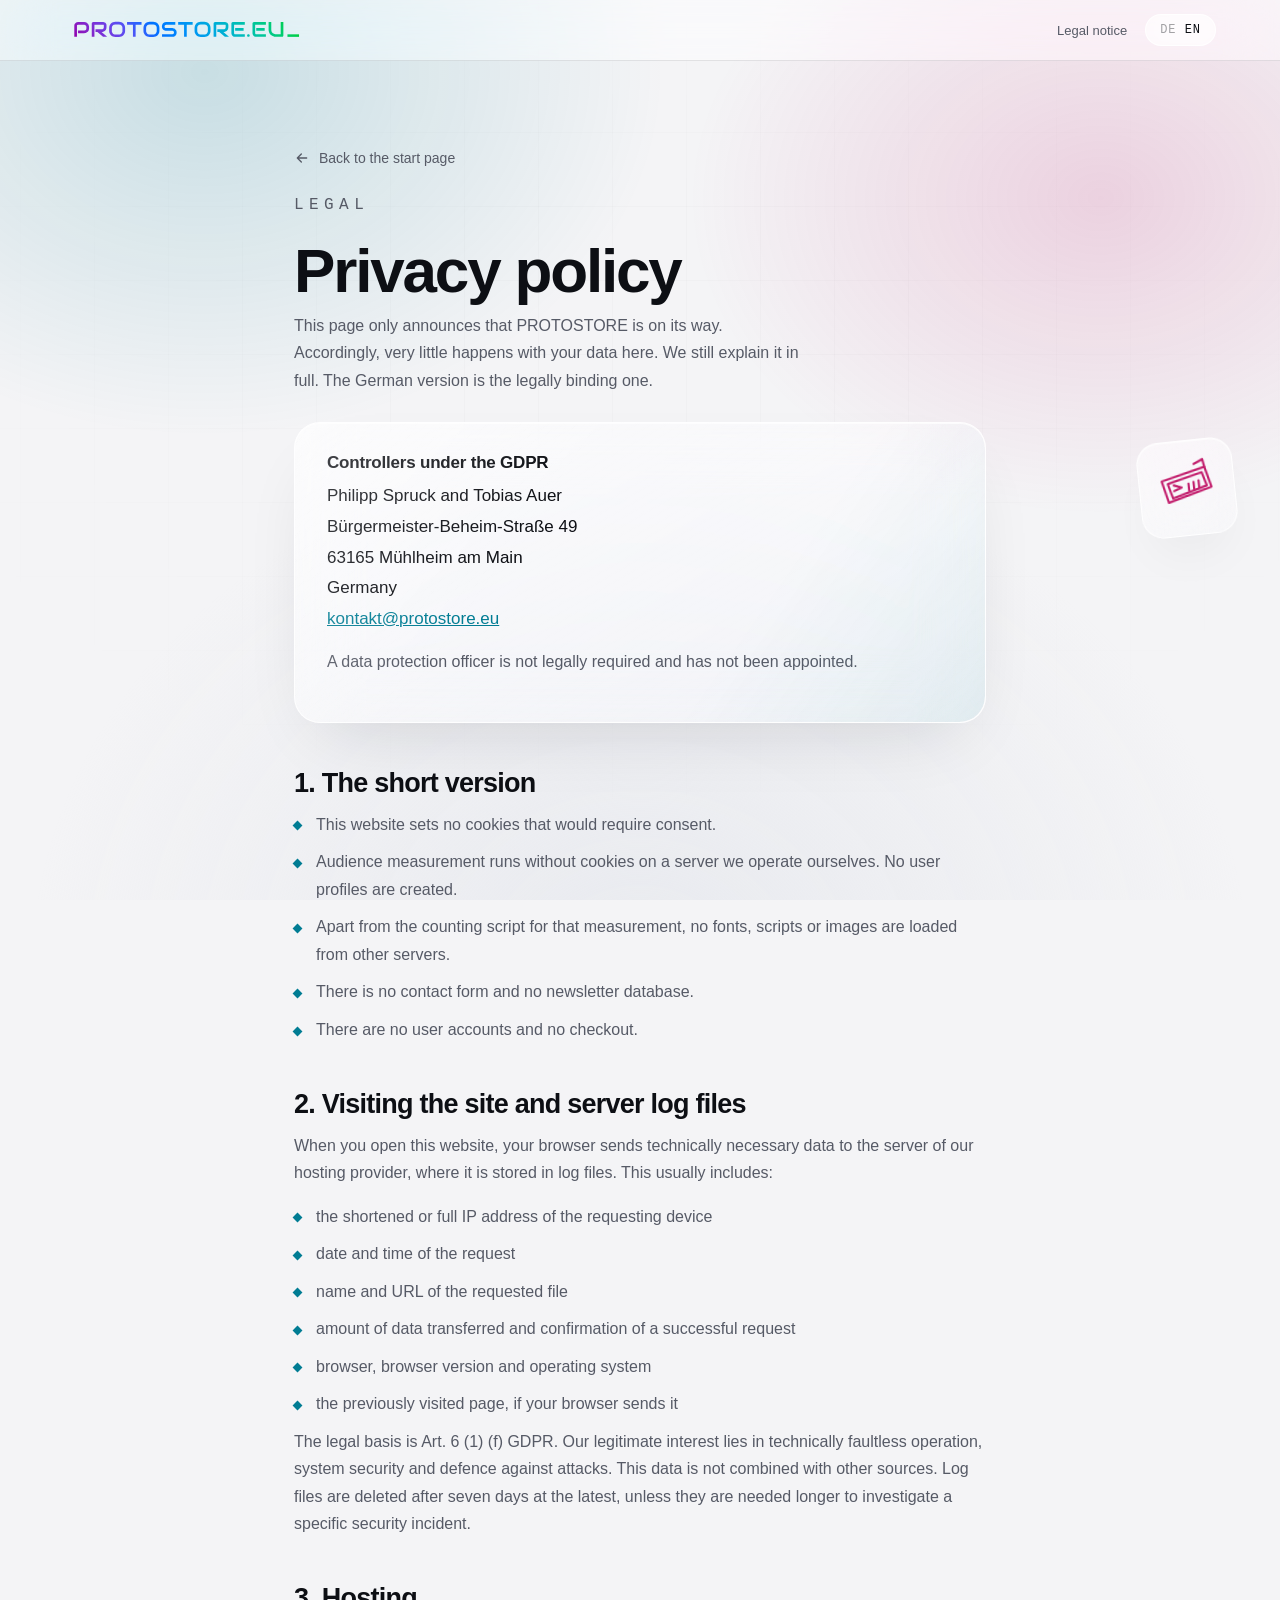
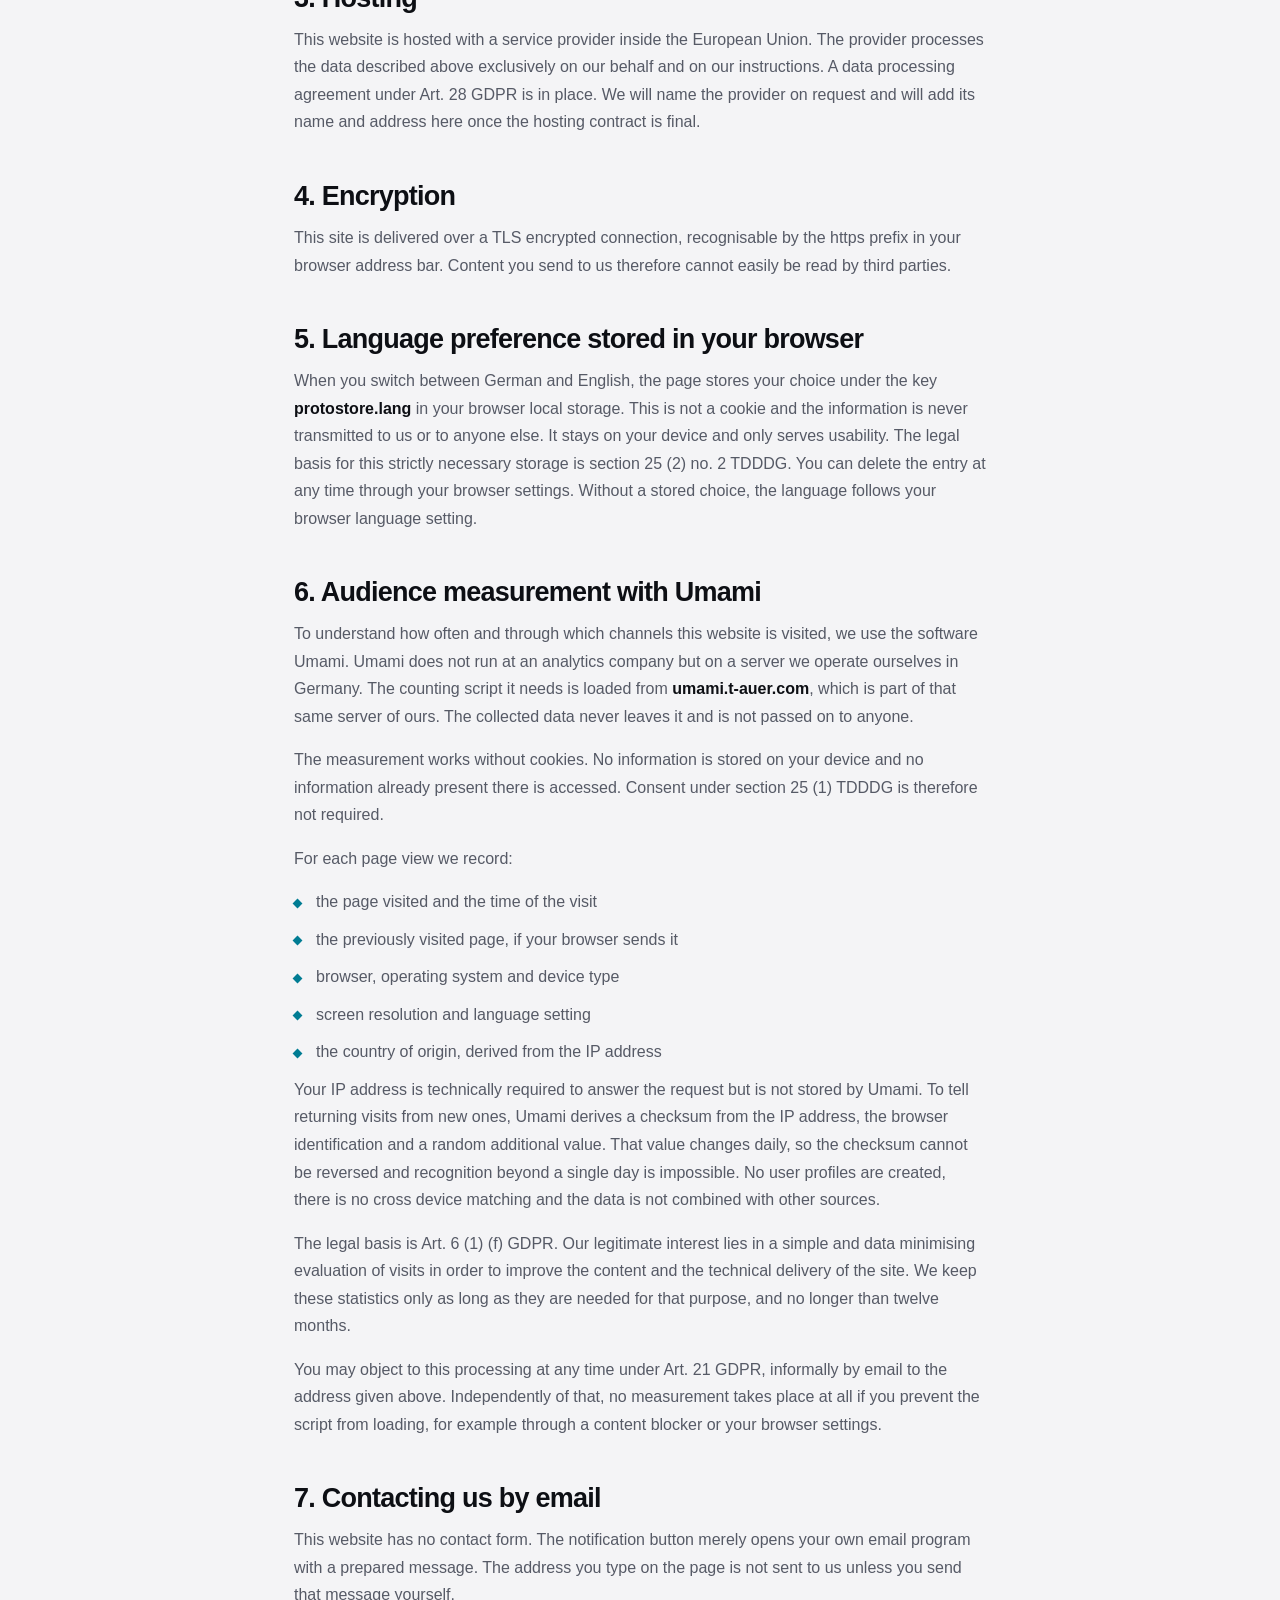
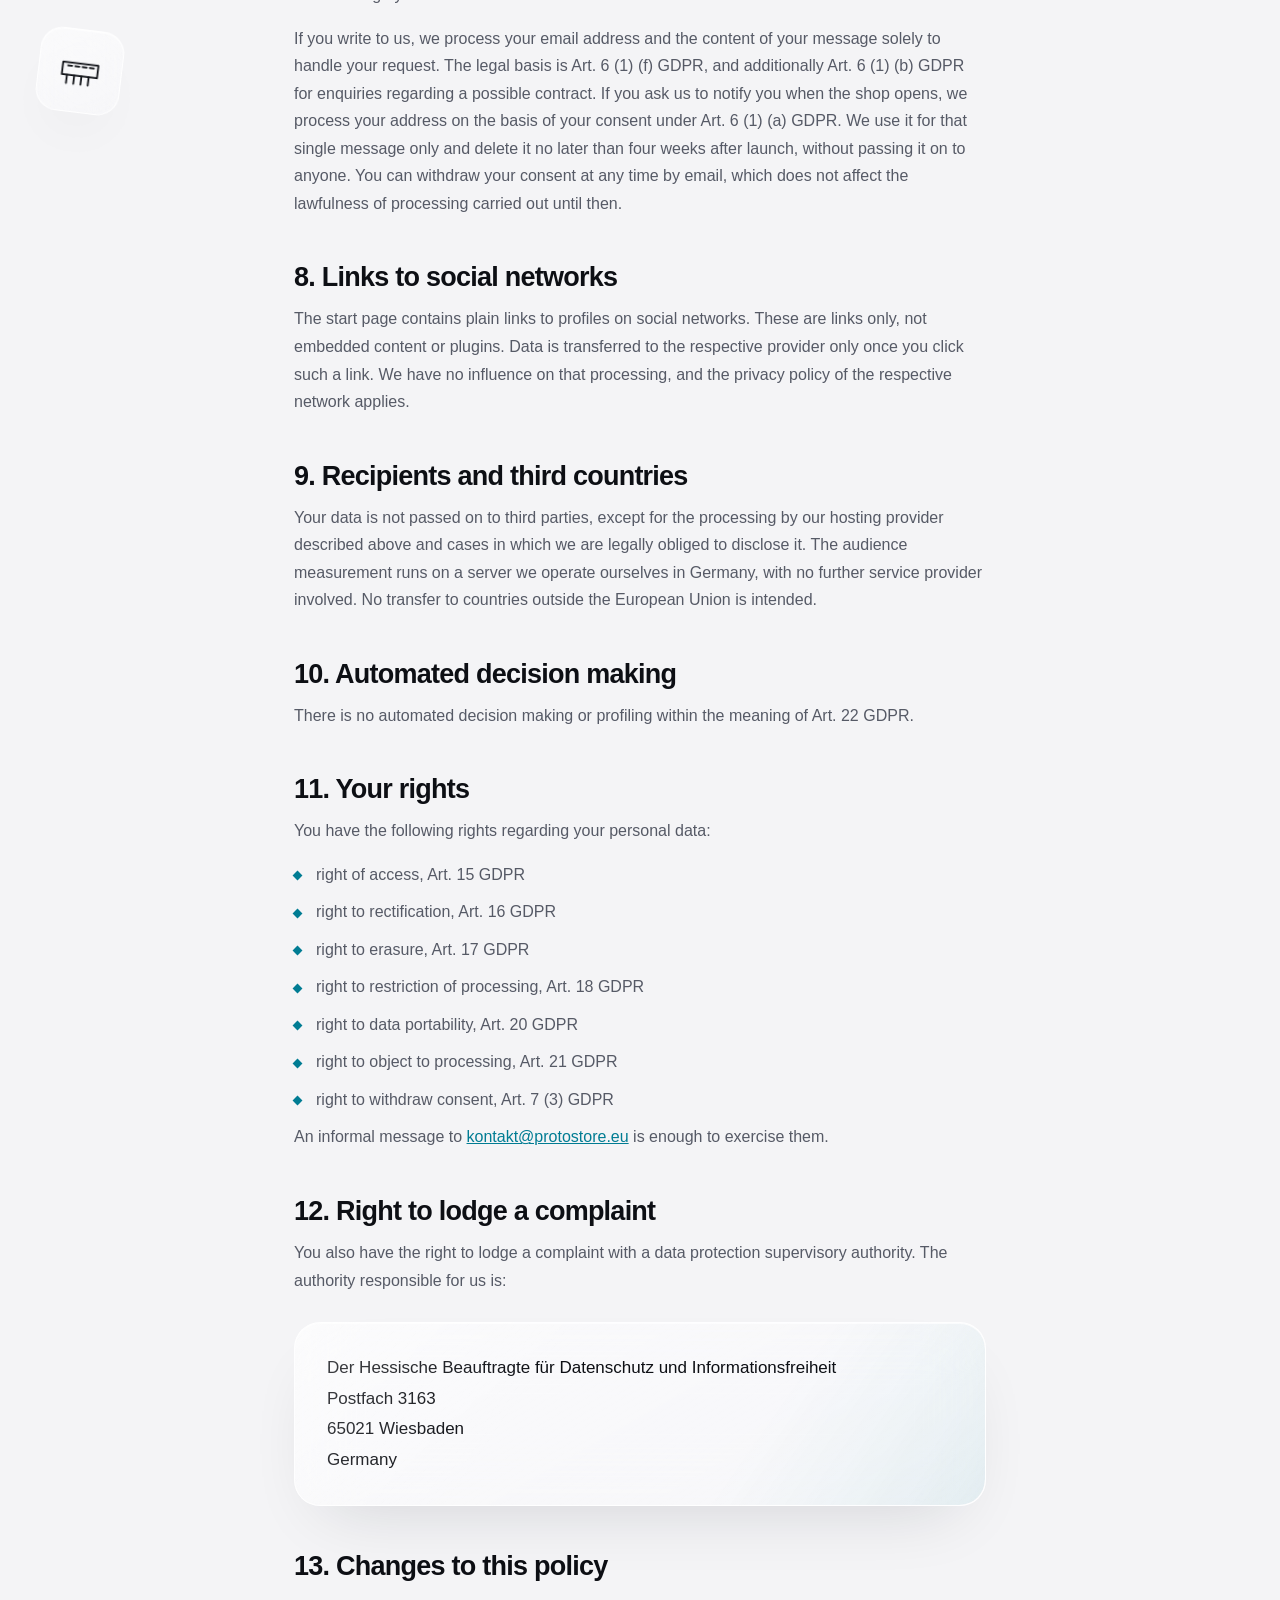
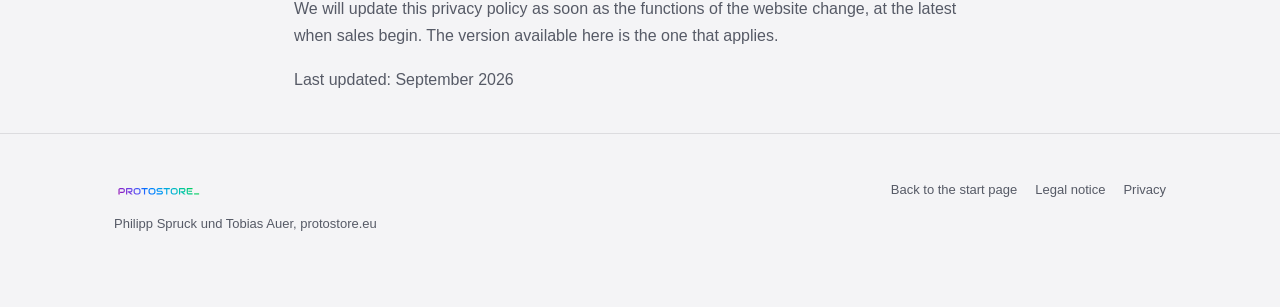
<file: datenschutz.html>
<!DOCTYPE html>
<html lang="de" data-title-de="Datenschutz, PROTOSTORE" data-title-en="Privacy, PROTOSTORE">
<head>
<meta charset="utf-8">
<meta name="viewport" content="width=device-width, initial-scale=1, viewport-fit=cover">
<title>Datenschutz, PROTOSTORE</title>
<meta name="description" content="Datenschutzerklärung von PROTOSTORE: keine einwilligungspflichtigen Cookies, selbst gehostete Reichweitenmessung, keine Weitergabe an Dritte." data-desc-de="Datenschutzerklärung von PROTOSTORE: keine einwilligungspflichtigen Cookies, selbst gehostete Reichweitenmessung, keine Weitergabe an Dritte." data-desc-en="Privacy policy of PROTOSTORE: no cookies requiring consent, self hosted audience measurement, no sharing with third parties.">
<link rel="canonical" href="https://protostore.eu/datenschutz.html">
<meta name="robots" content="index, follow, max-image-preview:large">
<meta property="og:site_name" content="PROTOSTORE">
<meta property="og:locale" content="de_DE">
<meta property="og:title" content="Datenschutz, PROTOSTORE">
<meta property="og:description" content="Datenschutzerklärung von PROTOSTORE: keine einwilligungspflichtigen Cookies, selbst gehostete Reichweitenmessung, keine Weitergabe an Dritte.">
<meta property="og:type" content="website">
<meta property="og:url" content="https://protostore.eu/datenschutz.html">
<meta property="og:image" content="https://protostore.eu/assets/og.png">
<meta name="twitter:card" content="summary_large_image">
<meta name="theme-color" content="#f4f4f6">
<link rel="stylesheet" href="assets/style.css">
<link rel="icon" href="assets/favicon.svg" type="image/svg+xml">
<script defer src="https://umami.t-auer.com/script.js" data-website-id="5c9338b1-7018-49df-9fa3-3ef62dc9d343"></script>
</head>
<body>

<svg aria-hidden="true" focusable="false" style="position:absolute;width:0;height:0;overflow:hidden">
  <symbol id="i-arrow-left" viewBox="0 0 24 24">
    <g fill="none" stroke="currentColor" stroke-width="2" stroke-linecap="round" stroke-linejoin="round">
      <path d="M19 12H5M11 6l-6 6 6 6"/>
    </g>
  </symbol>
  <symbol id="i-header" viewBox="0 0 48 48">
    <g fill="none" stroke="currentColor" stroke-width="1.7" stroke-linecap="round" stroke-linejoin="round">
      <path d="M7 17h34v12H7z"/><path d="M12 29v8M19 29v8M26 29v8M33 29v8"/><path d="M12 20h4M19 20h4M26 20h4M33 20h4"/>
    </g>
  </symbol>
  <symbol id="i-visor" viewBox="0 0 48 48">
    <g fill="none" stroke="currentColor" stroke-width="1.7" stroke-linecap="round" stroke-linejoin="round">
      <path d="M5 17 39 9l4 16L9 34z"/>
      <path d="M9.5 19.5 36.5 13l3 10.5L12.5 31z"/>
      <path d="m14 21 6 2.2-6 2.2"/><path d="M25.5 20.8v5.4M29.5 19.9v5.4M33.5 19v5.4"/><path d="M39 9l-1-6-7 3"/>
    </g>
  </symbol>
</svg>

<div class="field"></div>
<div class="grid-field"></div>

<header class="top">
  <a class="brand" href="index.html" aria-label="Protostore, zur Startseite"><img src="assets/logo-full.svg" alt="Protostore.eu" width="244" height="44"></a>
  <nav>
    <a class="hide-s" href="impressum.html" data-i18n="nav.imprint">Impressum</a>
    <button class="lang" type="button" aria-label="Sprache wechseln, switch language">
      <span class="de">DE</span> <span class="en off">EN</span>
    </button>
  </nav>
</header>

<main class="legal">
  <div class="floaters" aria-hidden="true">
    <div class="floater tint-m" style="--x:89%; --y:9%; --s:96px" data-speed=".12" data-depth="24" data-spin="-6"><svg><use href="#i-visor"></use></svg></div>
    <div class="floater" style="--x:3%; --y:66%; --s:84px" data-speed=".19" data-depth="36" data-spin="7"><svg><use href="#i-header"></use></svg></div>
  </div>

  <div class="wrap">
    <a class="back" href="index.html"><svg width="16" height="16" aria-hidden="true"><use href="#i-arrow-left"></use></svg><span data-i18n="legal.back">Zur Startseite</span></a>

    <!-- ================= Deutsch ================= -->
    <div data-lang="de">
      <p class="eyebrow">Rechtliches</p>
      <h1>Datenschutzerklärung</h1>
      <p class="lead">Diese Seite kündigt nur an, dass es PROTOSTORE bald geben wird. Entsprechend wenig passiert hier mit deinen Daten. Trotzdem erklären wir es vollständig.</p>

      <div class="panel glass">
        <h3 style="margin-top:0">Verantwortliche im Sinne der DSGVO</h3>
        <address class="addr">
          Philipp Spruck und Tobias Auer<br>
          Bürgermeister-Beheim-Straße 49<br>
          63165 Mühlheim am Main<br>
          Deutschland<br>
          <a href="mailto:kontakt@protostore.eu">kontakt@protostore.eu</a>
        </address>
        <p style="margin-top:14px">Ein Datenschutzbeauftragter ist gesetzlich nicht vorgeschrieben und nicht bestellt.</p>
      </div>

      <h2>1. Das Wichtigste in Kürze</h2>
      <ul>
        <li>Es gibt auf dieser Website keine Cookies, die eine Einwilligung benötigen.</li>
        <li>Die Reichweitenmessung läuft ohne Cookies auf einem Server, den wir selbst betreiben. Es entstehen keine Nutzerprofile.</li>
        <li>Abgesehen vom Zählskript dieser Messung werden keine Schriften, Skripte oder Bilder von anderen Servern nachgeladen.</li>
        <li>Es gibt kein Kontaktformular und keine Newsletterdatenbank.</li>
        <li>Es gibt weder Benutzerkonten noch einen Bestellvorgang.</li>
      </ul>

      <h2>2. Aufruf der Website und Server Logfiles</h2>
      <p>Beim Aufruf dieser Website überträgt dein Browser technisch notwendige Daten an den Server unseres Hosting-Anbieters. Diese werden in sogenannten Logfiles gespeichert. Erfasst werden dabei in der Regel:</p>
      <ul>
        <li>gekürzte oder vollständige IP-Adresse des anfragenden Geräts</li>
        <li>Datum und Uhrzeit des Zugriffs</li>
        <li>Name und URL der abgerufenen Datei</li>
        <li>übertragene Datenmenge und Meldung über den erfolgreichen Abruf</li>
        <li>verwendeter Browser, dessen Version und das Betriebssystem</li>
        <li>die zuvor besuchte Seite, sofern der Browser sie übermittelt</li>
      </ul>
      <p>Rechtsgrundlage ist Art. 6 Abs. 1 lit. f DSGVO. Unser berechtigtes Interesse liegt im technisch fehlerfreien Betrieb, in der Sicherheit der Systeme und in der Abwehr von Angriffen. Eine Zusammenführung dieser Daten mit anderen Datenquellen findet nicht statt. Die Logfiles werden nach spätestens sieben Tagen gelöscht, sofern sie nicht zur Aufklärung eines konkreten Sicherheitsvorfalls länger benötigt werden.</p>

      <h2>3. Hosting</h2>
      <!-- Namen und Anschrift des Hosting-Anbieters eintragen, sobald der Vertrag steht. -->
      <p>Diese Website wird bei einem Dienstleister innerhalb der Europäischen Union gehostet. Der Anbieter verarbeitet die oben genannten Daten ausschließlich in unserem Auftrag und weisungsgebunden. Über die Verarbeitung besteht ein Vertrag zur Auftragsverarbeitung nach Art. 28 DSGVO. Den Namen und die Anschrift des Anbieters teilen wir auf Anfrage jederzeit mit und ergänzen sie hier, sobald der Hosting-Vertrag final ist.</p>

      <h2>4. Verschlüsselung</h2>
      <p>Diese Seite wird über eine mit TLS verschlüsselte Verbindung ausgeliefert, erkennbar an dem Kürzel https in der Adresszeile deines Browsers. Damit können die Inhalte, die du an uns übermittelst, nicht ohne Weiteres von Dritten mitgelesen werden.</p>

      <h2>5. Speicherung der Spracheinstellung im Browser</h2>
      <p>Wenn du zwischen Deutsch und Englisch wechselst, speichert die Seite deine Auswahl unter dem Schlüssel <strong>protostore.lang</strong> im lokalen Speicher deines Browsers, dem sogenannten Local Storage. Dabei handelt es sich nicht um ein Cookie und die Information wird zu keinem Zeitpunkt an uns oder an Dritte übertragen. Sie verbleibt ausschließlich auf deinem Gerät und dient allein der Bedienbarkeit. Rechtsgrundlage für diese unbedingt erforderliche Speicherung ist § 25 Abs. 2 Nr. 2 TDDDG. Du kannst den Eintrag jederzeit über die Einstellungen deines Browsers löschen. Ohne gespeicherte Auswahl richtet sich die Sprache nach der Spracheinstellung deines Browsers.</p>

      <h2>6. Reichweitenmessung mit Umami</h2>
      <p>Um zu verstehen, wie oft und über welche Wege diese Website aufgerufen wird, setzen wir die Software Umami ein. Umami läuft nicht bei einem Analysedienst, sondern auf einem Server, den wir selbst in Deutschland betreiben. Das dafür nötige Zählskript wird von der Adresse <strong>umami.t-auer.com</strong> geladen, die ebenfalls zu diesem eigenen Server gehört. Die erhobenen Daten verlassen ihn nicht und werden an niemanden weitergegeben.</p>
      <p>Die Messung kommt ohne Cookies aus. Es werden keine Informationen auf deinem Endgerät gespeichert und es wird nicht auf Informationen zugegriffen, die dort bereits liegen. Eine Einwilligung nach § 25 Abs. 1 TDDDG ist dafür nicht erforderlich.</p>
      <p>Bei einem Seitenaufruf erfassen wir:</p>
      <ul>
        <li>die aufgerufene Seite und den Zeitpunkt des Aufrufs</li>
        <li>die zuvor besuchte Seite, sofern dein Browser sie übermittelt</li>
        <li>Browser, Betriebssystem und Gerätetyp</li>
        <li>Bildschirmauflösung und eingestellte Sprache</li>
        <li>das Herkunftsland, abgeleitet aus der IP-Adresse</li>
      </ul>
      <p>Deine IP-Adresse wird technisch benötigt, um die Anfrage zu beantworten, von Umami aber nicht gespeichert. Um wiederkehrende von neuen Aufrufen unterscheiden zu können, bildet Umami aus IP-Adresse, Browserkennung und einem zufälligen Zusatzwert eine Prüfsumme. Dieser Zusatzwert wechselt täglich, sodass sich die Prüfsumme nicht zurückrechnen lässt und eine Wiedererkennung über den Tag hinaus ausgeschlossen ist. Es entstehen keine Nutzerprofile, es findet keine geräteübergreifende Zusammenführung statt und die Daten werden nicht mit anderen Quellen verknüpft.</p>
      <p>Rechtsgrundlage ist Art. 6 Abs. 1 lit. f DSGVO. Unser berechtigtes Interesse liegt in einer einfachen und datensparsamen Auswertung der Zugriffe, um die Inhalte und die technische Auslieferung der Seite zu verbessern. Die Auswertungen bewahren wir nur so lange auf, wie sie für diesen Zweck erforderlich sind, längstens jedoch zwölf Monate.</p>
      <p>Du kannst dieser Verarbeitung jederzeit nach Art. 21 DSGVO widersprechen, formlos per E-Mail an die oben genannte Adresse. Unabhängig davon unterbleibt die Messung vollständig, wenn du das Laden des Skripts verhinderst, etwa über einen Inhaltsblocker oder die Einstellungen deines Browsers.</p>

      <h2>7. Kontaktaufnahme per E-Mail</h2>
      <p>Diese Website enthält kein Kontaktformular. Die Schaltfläche zur Benachrichtigung öffnet lediglich dein eigenes E-Mail-Programm mit einer vorbereiteten Nachricht. Die Eingabe deiner Adresse auf der Seite wird nicht an uns gesendet, solange du die Nachricht nicht selbst abschickst.</p>
      <p>Wenn du uns schreibst, verarbeiten wir deine E-Mail-Adresse und den Inhalt deiner Nachricht ausschließlich zur Bearbeitung deines Anliegens. Rechtsgrundlage ist Art. 6 Abs. 1 lit. f DSGVO, bei Anfragen zu einem möglichen Vertrag zusätzlich Art. 6 Abs. 1 lit. b DSGVO. Bittest du uns um eine Nachricht zum Start des Shops, verarbeiten wir deine Adresse auf Grundlage deiner Einwilligung nach Art. 6 Abs. 1 lit. a DSGVO. Wir verwenden sie ausschließlich für diese eine Nachricht und löschen sie spätestens vier Wochen nach dem Start, ohne sie an Dritte weiterzugeben. Deine Einwilligung kannst du jederzeit formlos per E-Mail widerrufen, die Rechtmäßigkeit der bis dahin erfolgten Verarbeitung bleibt davon unberührt.</p>

      <h2>8. Links zu sozialen Netzwerken</h2>
      <p>Auf der Startseite befinden sich einfache Verweise auf Profile in sozialen Netzwerken. Es handelt sich dabei um reine Verlinkungen, nicht um eingebundene Inhalte oder Plugins. Erst wenn du einen dieser Links anklickst, werden Daten an den jeweiligen Anbieter übertragen. Auf diese Verarbeitung haben wir keinen Einfluss. Es gelten die Datenschutzbestimmungen des jeweiligen Netzwerks.</p>

      <h2>9. Empfänger und Drittländer</h2>
      <p>Eine Übermittlung deiner Daten an Dritte findet nicht statt, ausgenommen die oben beschriebene Auftragsverarbeitung durch unseren Hosting-Anbieter sowie Fälle, in denen wir gesetzlich zur Herausgabe verpflichtet sind. Die Reichweitenmessung läuft auf einem Server, den wir selbst in Deutschland betreiben, ein weiterer Dienstleister ist daran nicht beteiligt. Eine Übermittlung in Länder außerhalb der Europäischen Union ist nicht vorgesehen.</p>

      <h2>10. Automatisierte Entscheidungen</h2>
      <p>Eine automatisierte Entscheidungsfindung oder ein Profiling nach Art. 22 DSGVO findet nicht statt.</p>

      <h2>11. Deine Rechte</h2>
      <p>Dir stehen gegenüber uns die folgenden Rechte hinsichtlich deiner personenbezogenen Daten zu:</p>
      <ul>
        <li>Recht auf Auskunft nach Art. 15 DSGVO</li>
        <li>Recht auf Berichtigung nach Art. 16 DSGVO</li>
        <li>Recht auf Löschung nach Art. 17 DSGVO</li>
        <li>Recht auf Einschränkung der Verarbeitung nach Art. 18 DSGVO</li>
        <li>Recht auf Datenübertragbarkeit nach Art. 20 DSGVO</li>
        <li>Recht auf Widerspruch gegen die Verarbeitung nach Art. 21 DSGVO</li>
        <li>Recht auf Widerruf einer erteilten Einwilligung nach Art. 7 Abs. 3 DSGVO</li>
      </ul>
      <p>Zur Ausübung genügt eine formlose Nachricht an <a href="mailto:kontakt@protostore.eu">kontakt@protostore.eu</a>.</p>

      <h2>12. Beschwerderecht bei einer Aufsichtsbehörde</h2>
      <p>Unabhängig davon steht dir ein Beschwerderecht bei einer Datenschutz-Aufsichtsbehörde zu. Für uns zuständig ist:</p>
      <div class="panel glass">
        <address class="addr">
          Der Hessische Beauftragte für Datenschutz und Informationsfreiheit<br>
          Postfach 3163<br>
          65021 Wiesbaden<br>
          Deutschland
        </address>
      </div>

      <h2>13. Änderungen dieser Erklärung</h2>
      <p>Wir passen diese Datenschutzerklärung an, sobald sich die Funktionen der Website ändern, also spätestens mit dem Start des Verkaufs. Es gilt jeweils die hier abrufbare Fassung.</p>

      <p class="note">Stand: September 2026</p>
    </div>

    <!-- ================= English ================= -->
    <div data-lang="en" hidden>
      <p class="eyebrow">Legal</p>
      <h1>Privacy policy</h1>
      <p class="lead">This page only announces that PROTOSTORE is on its way. Accordingly, very little happens with your data here. We still explain it in full. The German version is the legally binding one.</p>

      <div class="panel glass">
        <h3 style="margin-top:0">Controllers under the GDPR</h3>
        <address class="addr">
          Philipp Spruck and Tobias Auer<br>
          Bürgermeister-Beheim-Straße 49<br>
          63165 Mühlheim am Main<br>
          Germany<br>
          <a href="mailto:kontakt@protostore.eu">kontakt@protostore.eu</a>
        </address>
        <p style="margin-top:14px">A data protection officer is not legally required and has not been appointed.</p>
      </div>

      <h2>1. The short version</h2>
      <ul>
        <li>This website sets no cookies that would require consent.</li>
        <li>Audience measurement runs without cookies on a server we operate ourselves. No user profiles are created.</li>
        <li>Apart from the counting script for that measurement, no fonts, scripts or images are loaded from other servers.</li>
        <li>There is no contact form and no newsletter database.</li>
        <li>There are no user accounts and no checkout.</li>
      </ul>

      <h2>2. Visiting the site and server log files</h2>
      <p>When you open this website, your browser sends technically necessary data to the server of our hosting provider, where it is stored in log files. This usually includes:</p>
      <ul>
        <li>the shortened or full IP address of the requesting device</li>
        <li>date and time of the request</li>
        <li>name and URL of the requested file</li>
        <li>amount of data transferred and confirmation of a successful request</li>
        <li>browser, browser version and operating system</li>
        <li>the previously visited page, if your browser sends it</li>
      </ul>
      <p>The legal basis is Art. 6 (1) (f) GDPR. Our legitimate interest lies in technically faultless operation, system security and defence against attacks. This data is not combined with other sources. Log files are deleted after seven days at the latest, unless they are needed longer to investigate a specific security incident.</p>

      <h2>3. Hosting</h2>
      <p>This website is hosted with a service provider inside the European Union. The provider processes the data described above exclusively on our behalf and on our instructions. A data processing agreement under Art. 28 GDPR is in place. We will name the provider on request and will add its name and address here once the hosting contract is final.</p>

      <h2>4. Encryption</h2>
      <p>This site is delivered over a TLS encrypted connection, recognisable by the https prefix in your browser address bar. Content you send to us therefore cannot easily be read by third parties.</p>

      <h2>5. Language preference stored in your browser</h2>
      <p>When you switch between German and English, the page stores your choice under the key <strong>protostore.lang</strong> in your browser local storage. This is not a cookie and the information is never transmitted to us or to anyone else. It stays on your device and only serves usability. The legal basis for this strictly necessary storage is section 25 (2) no. 2 TDDDG. You can delete the entry at any time through your browser settings. Without a stored choice, the language follows your browser language setting.</p>

      <h2>6. Audience measurement with Umami</h2>
      <p>To understand how often and through which channels this website is visited, we use the software Umami. Umami does not run at an analytics company but on a server we operate ourselves in Germany. The counting script it needs is loaded from <strong>umami.t-auer.com</strong>, which is part of that same server of ours. The collected data never leaves it and is not passed on to anyone.</p>
      <p>The measurement works without cookies. No information is stored on your device and no information already present there is accessed. Consent under section 25 (1) TDDDG is therefore not required.</p>
      <p>For each page view we record:</p>
      <ul>
        <li>the page visited and the time of the visit</li>
        <li>the previously visited page, if your browser sends it</li>
        <li>browser, operating system and device type</li>
        <li>screen resolution and language setting</li>
        <li>the country of origin, derived from the IP address</li>
      </ul>
      <p>Your IP address is technically required to answer the request but is not stored by Umami. To tell returning visits from new ones, Umami derives a checksum from the IP address, the browser identification and a random additional value. That value changes daily, so the checksum cannot be reversed and recognition beyond a single day is impossible. No user profiles are created, there is no cross device matching and the data is not combined with other sources.</p>
      <p>The legal basis is Art. 6 (1) (f) GDPR. Our legitimate interest lies in a simple and data minimising evaluation of visits in order to improve the content and the technical delivery of the site. We keep these statistics only as long as they are needed for that purpose, and no longer than twelve months.</p>
      <p>You may object to this processing at any time under Art. 21 GDPR, informally by email to the address given above. Independently of that, no measurement takes place at all if you prevent the script from loading, for example through a content blocker or your browser settings.</p>

      <h2>7. Contacting us by email</h2>
      <p>This website has no contact form. The notification button merely opens your own email program with a prepared message. The address you type on the page is not sent to us unless you send that message yourself.</p>
      <p>If you write to us, we process your email address and the content of your message solely to handle your request. The legal basis is Art. 6 (1) (f) GDPR, and additionally Art. 6 (1) (b) GDPR for enquiries regarding a possible contract. If you ask us to notify you when the shop opens, we process your address on the basis of your consent under Art. 6 (1) (a) GDPR. We use it for that single message only and delete it no later than four weeks after launch, without passing it on to anyone. You can withdraw your consent at any time by email, which does not affect the lawfulness of processing carried out until then.</p>

      <h2>8. Links to social networks</h2>
      <p>The start page contains plain links to profiles on social networks. These are links only, not embedded content or plugins. Data is transferred to the respective provider only once you click such a link. We have no influence on that processing, and the privacy policy of the respective network applies.</p>

      <h2>9. Recipients and third countries</h2>
      <p>Your data is not passed on to third parties, except for the processing by our hosting provider described above and cases in which we are legally obliged to disclose it. The audience measurement runs on a server we operate ourselves in Germany, with no further service provider involved. No transfer to countries outside the European Union is intended.</p>

      <h2>10. Automated decision making</h2>
      <p>There is no automated decision making or profiling within the meaning of Art. 22 GDPR.</p>

      <h2>11. Your rights</h2>
      <p>You have the following rights regarding your personal data:</p>
      <ul>
        <li>right of access, Art. 15 GDPR</li>
        <li>right to rectification, Art. 16 GDPR</li>
        <li>right to erasure, Art. 17 GDPR</li>
        <li>right to restriction of processing, Art. 18 GDPR</li>
        <li>right to data portability, Art. 20 GDPR</li>
        <li>right to object to processing, Art. 21 GDPR</li>
        <li>right to withdraw consent, Art. 7 (3) GDPR</li>
      </ul>
      <p>An informal message to <a href="mailto:kontakt@protostore.eu">kontakt@protostore.eu</a> is enough to exercise them.</p>

      <h2>12. Right to lodge a complaint</h2>
      <p>You also have the right to lodge a complaint with a data protection supervisory authority. The authority responsible for us is:</p>
      <div class="panel glass">
        <address class="addr">
          Der Hessische Beauftragte für Datenschutz und Informationsfreiheit<br>
          Postfach 3163<br>
          65021 Wiesbaden<br>
          Germany
        </address>
      </div>

      <h2>13. Changes to this policy</h2>
      <p>We will update this privacy policy as soon as the functions of the website change, at the latest when sales begin. The version available here is the one that applies.</p>

      <p class="note">Last updated: September 2026</p>
    </div>
  </div>
</main>

<footer>
  <div class="wrap foot">
    <div>
      <a class="brand" href="index.html" style="margin-bottom:12px" aria-label="Protostore, zur Startseite"><img src="assets/logo.svg" alt="Protostore" width="89" height="19"></a>
      <p class="small">Philipp Spruck und Tobias Auer, protostore.eu</p>
    </div>
    <nav>
      <a href="index.html" data-i18n="legal.back">Zur Startseite</a>
      <a href="impressum.html" data-i18n="nav.imprint">Impressum</a>
      <a href="datenschutz.html" data-i18n="nav.privacy">Datenschutz</a>
    </nav>
  </div>
</footer>

<script src="assets/app.js"></script>
</body>
</html>
</file>
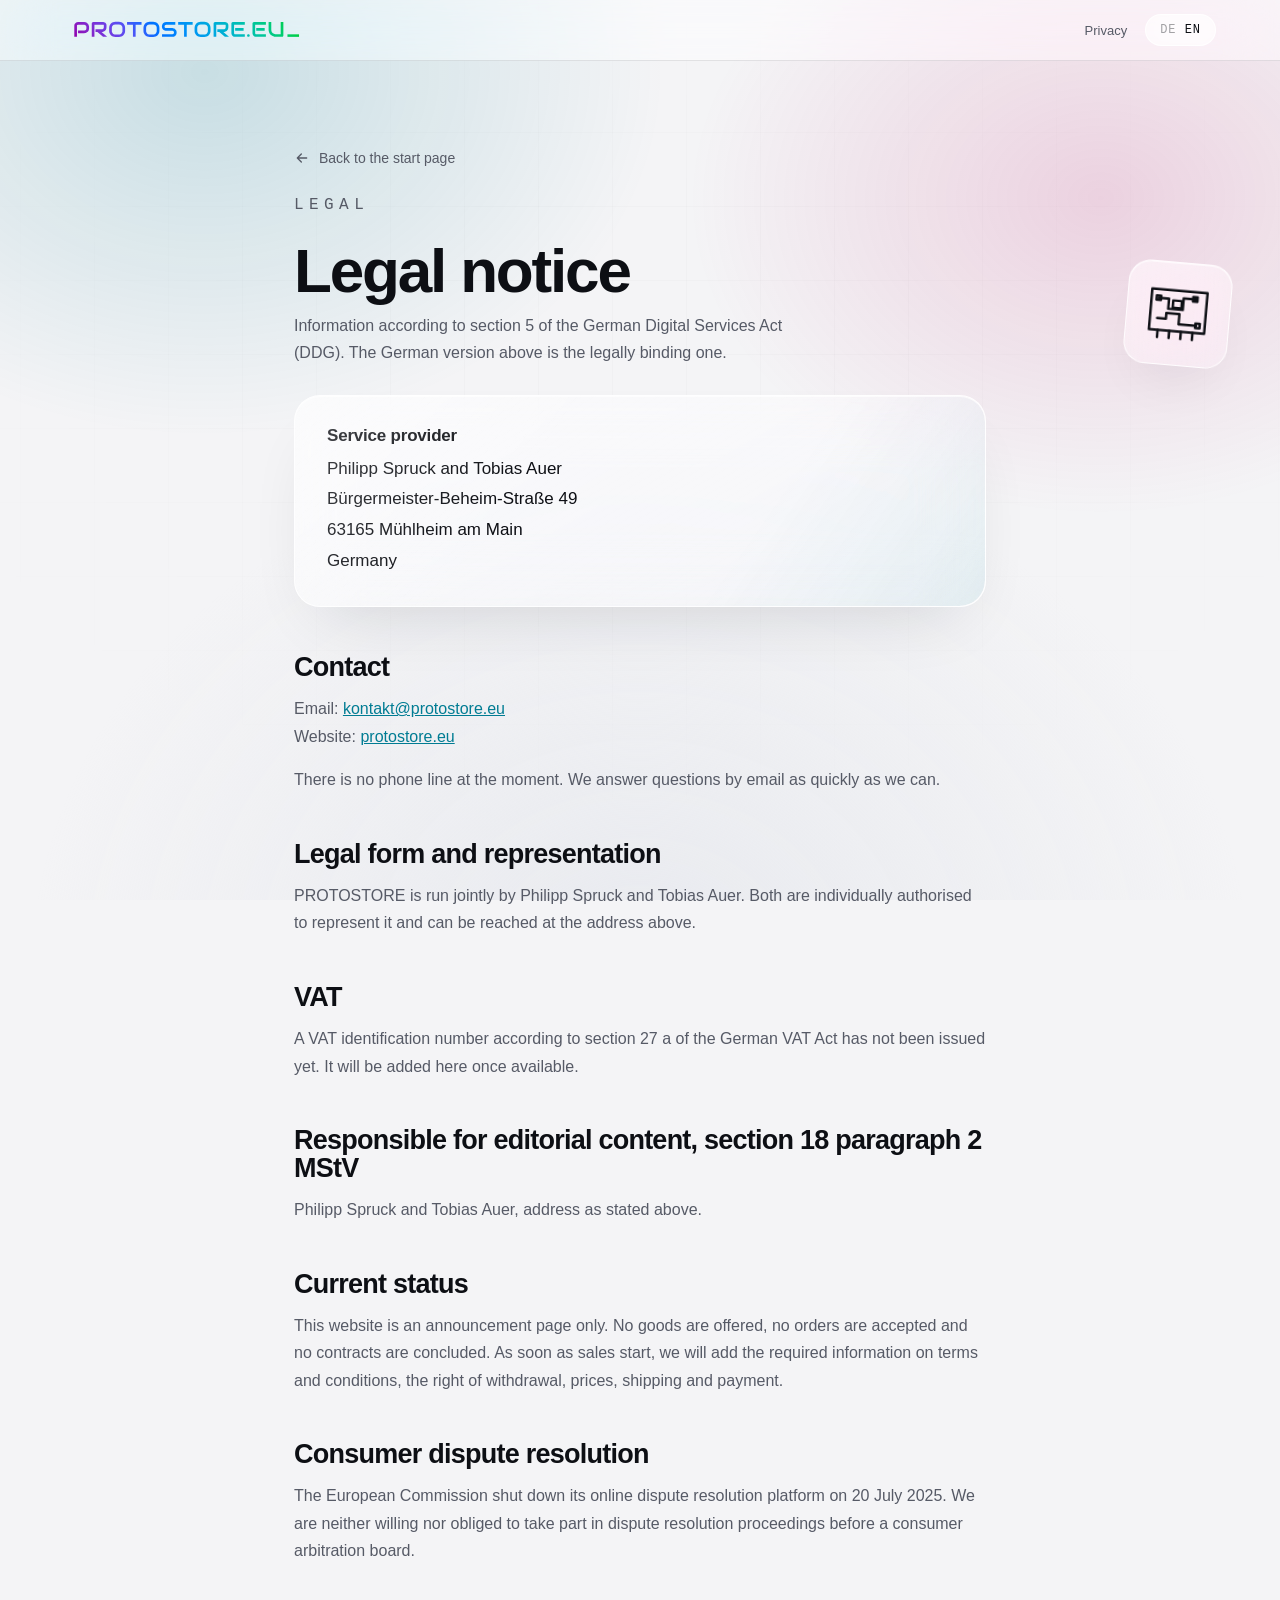
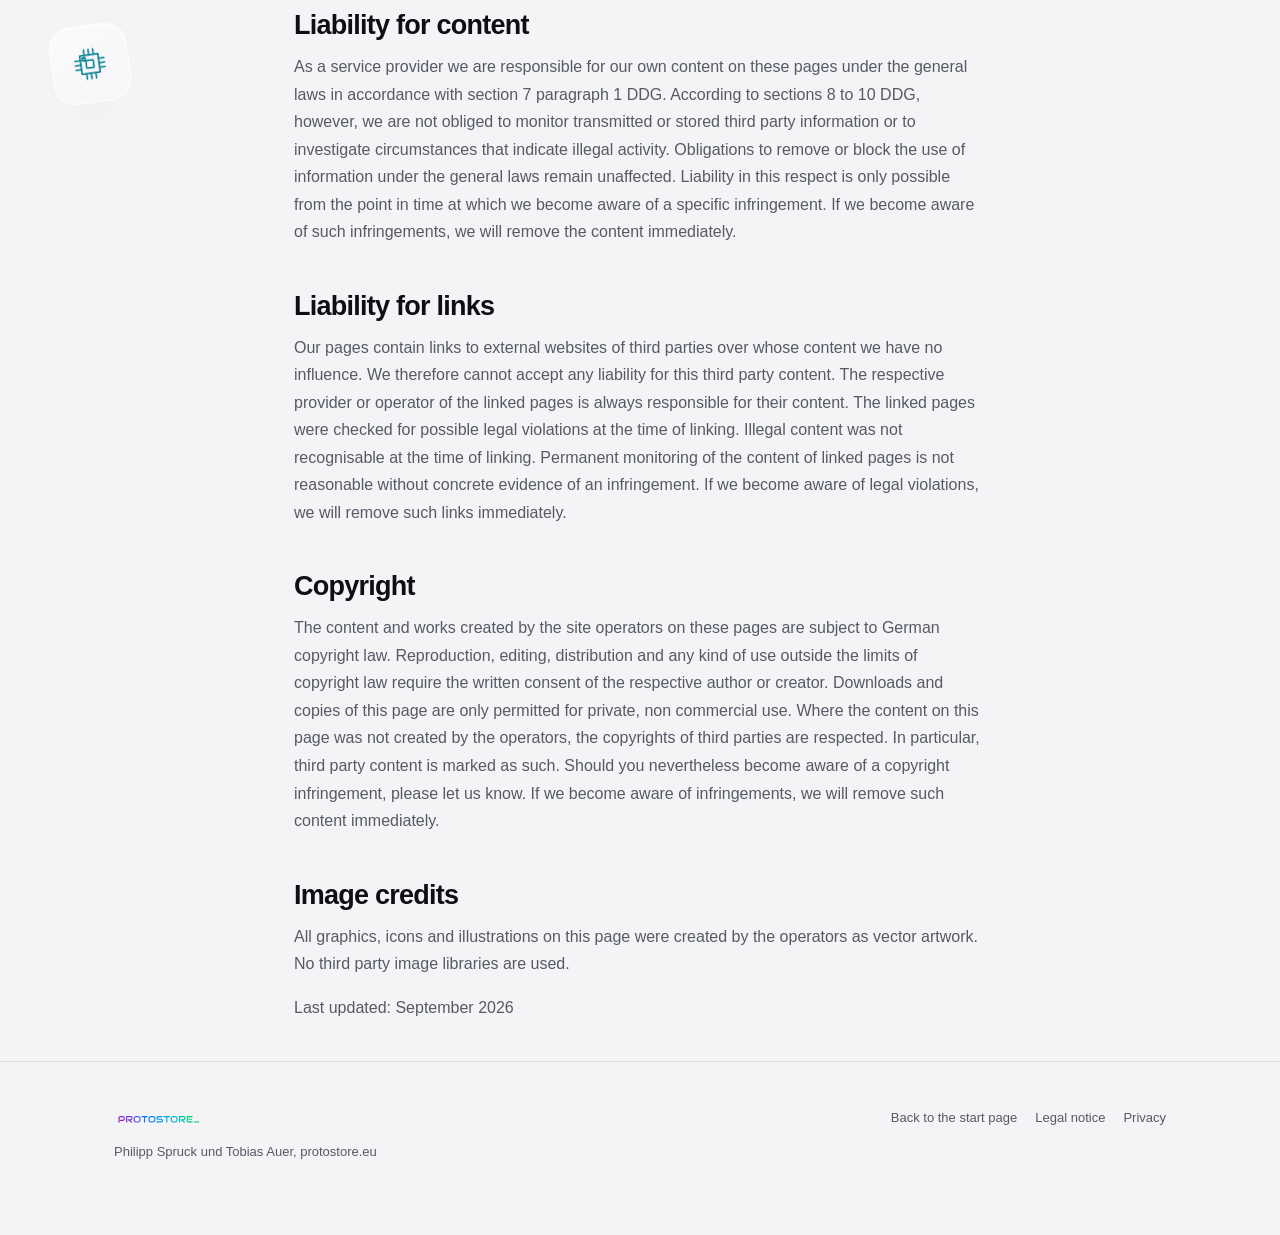
<file: impressum.html>
<!DOCTYPE html>
<html lang="de" data-title-de="Impressum, PROTOSTORE" data-title-en="Legal notice, PROTOSTORE">
<head>
<meta charset="utf-8">
<meta name="viewport" content="width=device-width, initial-scale=1, viewport-fit=cover">
<title>Impressum, PROTOSTORE</title>
<meta name="description" content="Impressum von PROTOSTORE mit Anbieterkennzeichnung nach § 5 DDG, Kontaktdaten und Verantwortlichen." data-desc-de="Impressum von PROTOSTORE mit Anbieterkennzeichnung nach § 5 DDG, Kontaktdaten und Verantwortlichen." data-desc-en="Legal notice for PROTOSTORE with provider identification under section 5 DDG, contact details and the responsible persons.">
<link rel="canonical" href="https://protostore.eu/impressum.html">
<meta name="robots" content="index, follow, max-image-preview:large">
<meta property="og:site_name" content="PROTOSTORE">
<meta property="og:locale" content="de_DE">
<meta property="og:title" content="Impressum, PROTOSTORE">
<meta property="og:description" content="Impressum von PROTOSTORE mit Anbieterkennzeichnung nach § 5 DDG, Kontaktdaten und Verantwortlichen.">
<meta property="og:type" content="website">
<meta property="og:url" content="https://protostore.eu/impressum.html">
<meta property="og:image" content="https://protostore.eu/assets/og.png">
<meta name="twitter:card" content="summary_large_image">
<meta name="theme-color" content="#f4f4f6">
<link rel="stylesheet" href="assets/style.css">
<link rel="icon" href="assets/favicon.svg" type="image/svg+xml">
<script defer src="https://umami.t-auer.com/script.js" data-website-id="5c9338b1-7018-49df-9fa3-3ef62dc9d343"></script>
</head>
<body>

<svg aria-hidden="true" focusable="false" style="position:absolute;width:0;height:0;overflow:hidden">
  <symbol id="i-arrow-left" viewBox="0 0 24 24">
    <g fill="none" stroke="currentColor" stroke-width="2" stroke-linecap="round" stroke-linejoin="round">
      <path d="M19 12H5M11 6l-6 6 6 6"/>
    </g>
  </symbol>
  <symbol id="i-board" viewBox="0 0 48 48">
    <g fill="none" stroke="currentColor" stroke-width="1.7" stroke-linecap="round" stroke-linejoin="round">
      <path d="M5 8h38v28H5z"/><path d="M11 36v5M19 36v5M27 36v5M35 36v5"/>
      <path d="M10 14h7v7h10v-8h9"/><path d="M10 28h6v-4h9v7h12"/>
      <path d="M8.5 12.5h3v3h-3zM33.5 11.5h3v3h-3zM36.5 29.5h3v3h-3z"/><path d="M20 15h6v5h-6z"/>
    </g>
  </symbol>
  <symbol id="i-chip" viewBox="0 0 48 48">
    <g fill="none" stroke="currentColor" stroke-width="1.7" stroke-linecap="round" stroke-linejoin="round">
      <path d="M14 14h20v20H14z"/><path d="M20 20h8v8h-8z"/><path d="M16.5 16.5h3v3h-3z"/>
      <path d="M19 14V8M24 14V8M29 14V8M19 40v-6M24 40v-6M29 40v-6"/>
      <path d="M14 19H8M14 24H8M14 29H8M40 19h-6M40 24h-6M40 29h-6"/>
    </g>
  </symbol>
</svg>

<div class="field"></div>
<div class="grid-field"></div>

<header class="top">
  <a class="brand" href="index.html" aria-label="Protostore, zur Startseite"><img src="assets/logo-full.svg" alt="Protostore.eu" width="244" height="44"></a>
  <nav>
    <a class="hide-s" href="datenschutz.html" data-i18n="nav.privacy">Datenschutz</a>
    <button class="lang" type="button" aria-label="Sprache wechseln, switch language">
      <span class="de">DE</span> <span class="en off">EN</span>
    </button>
  </nav>
</header>

<main class="legal">
  <div class="floaters" aria-hidden="true">
    <div class="floater" style="--x:88%; --y:10%; --s:104px" data-speed=".1" data-depth="22" data-spin="5"><svg><use href="#i-board"></use></svg></div>
    <div class="floater tint-c" style="--x:4%; --y:62%; --s:78px" data-speed=".2" data-depth="38" data-spin="-8"><svg><use href="#i-chip"></use></svg></div>
  </div>

  <div class="wrap">
    <a class="back" href="index.html"><svg width="16" height="16" aria-hidden="true"><use href="#i-arrow-left"></use></svg><span data-i18n="legal.back">Zur Startseite</span></a>

    <!-- ================= Deutsch ================= -->
    <div data-lang="de">
      <p class="eyebrow">Rechtliches</p>
      <h1>Impressum</h1>
      <p class="lead">Angaben gemäß § 5 Digitale-Dienste-Gesetz (DDG).</p>

      <div class="panel glass">
        <h3 style="margin-top:0">Diensteanbieter</h3>
        <address class="addr">
          Philipp Spruck und Tobias Auer<br>
          Bürgermeister-Beheim-Straße 49<br>
          63165 Mühlheim am Main<br>
          Deutschland
        </address>
      </div>

      <h2>Kontakt</h2>
      <!-- Bitte pruefen: echte E-Mail-Adresse und ggf. Telefonnummer eintragen. -->
      <p>
        E-Mail: <a href="mailto:kontakt@protostore.eu">kontakt@protostore.eu</a><br>
        Website: <a href="https://protostore.eu">protostore.eu</a>
      </p>
      <p>Eine Telefonnummer ist derzeit nicht eingerichtet. Anfragen beantworten wir zeitnah per E-Mail.</p>

      <h2>Rechtsform und Vertretung</h2>
      <p>PROTOSTORE wird gemeinschaftlich von Philipp Spruck und Tobias Auer betrieben. Beide sind einzeln vertretungsberechtigt und unter der oben genannten Anschrift erreichbar.</p>

      <h2>Umsatzsteuer</h2>
      <p>Eine Umsatzsteuer-Identifikationsnummer nach § 27 a Umsatzsteuergesetz liegt derzeit nicht vor. Sie wird hier ergänzt, sobald sie vergeben ist.</p>

      <h2>Verantwortlich für den Inhalt nach § 18 Abs. 2 MStV</h2>
      <p>Philipp Spruck und Tobias Auer, Anschrift wie oben.</p>

      <h2>Aktueller Betriebszustand</h2>
      <p>Diese Website ist eine reine Ankündigungsseite. Es werden derzeit keine Waren angeboten, keine Bestellungen entgegengenommen und keine Verträge geschlossen. Sobald ein Verkauf startet, ergänzen wir die dann erforderlichen Angaben zu Allgemeinen Geschäftsbedingungen, Widerrufsrecht, Preisen, Versand und Zahlung.</p>

      <h2>Verbraucherstreitbeilegung</h2>
      <p>Die Europäische Kommission hat ihre Plattform zur Online-Streitbeilegung zum 20. Juli 2025 eingestellt. Wir sind nicht bereit und nicht verpflichtet, an Streitbeilegungsverfahren vor einer Verbraucherschlichtungsstelle teilzunehmen.</p>

      <h2>Haftung für Inhalte</h2>
      <p>Als Diensteanbieter sind wir nach § 7 Abs. 1 DDG für eigene Inhalte auf diesen Seiten nach den allgemeinen Gesetzen verantwortlich. Nach den §§ 8 bis 10 DDG sind wir als Diensteanbieter jedoch nicht verpflichtet, übermittelte oder gespeicherte fremde Informationen zu überwachen oder nach Umständen zu forschen, die auf eine rechtswidrige Tätigkeit hinweisen. Verpflichtungen zur Entfernung oder Sperrung der Nutzung von Informationen nach den allgemeinen Gesetzen bleiben hiervon unberührt. Eine diesbezügliche Haftung ist erst ab dem Zeitpunkt der Kenntnis einer konkreten Rechtsverletzung möglich. Bei Bekanntwerden entsprechender Rechtsverletzungen entfernen wir diese Inhalte umgehend.</p>

      <h2>Haftung für Links</h2>
      <p>Unser Angebot enthält Links zu externen Websites Dritter, auf deren Inhalte wir keinen Einfluss haben. Deshalb können wir für diese fremden Inhalte auch keine Gewähr übernehmen. Für die Inhalte der verlinkten Seiten ist stets der jeweilige Anbieter oder Betreiber der Seiten verantwortlich. Die verlinkten Seiten wurden zum Zeitpunkt der Verlinkung auf mögliche Rechtsverstöße überprüft. Rechtswidrige Inhalte waren zum Zeitpunkt der Verlinkung nicht erkennbar. Eine permanente inhaltliche Kontrolle der verlinkten Seiten ist ohne konkrete Anhaltspunkte einer Rechtsverletzung nicht zumutbar. Bei Bekanntwerden von Rechtsverletzungen entfernen wir derartige Links umgehend.</p>

      <h2>Urheberrecht</h2>
      <p>Die durch die Seitenbetreiber erstellten Inhalte und Werke auf diesen Seiten unterliegen dem deutschen Urheberrecht. Die Vervielfältigung, Bearbeitung, Verbreitung und jede Art der Verwertung außerhalb der Grenzen des Urheberrechtes bedürfen der schriftlichen Zustimmung der jeweiligen Autoren beziehungsweise Ersteller. Downloads und Kopien dieser Seite sind nur für den privaten, nicht kommerziellen Gebrauch gestattet. Soweit die Inhalte auf dieser Seite nicht von den Betreibern erstellt wurden, werden die Urheberrechte Dritter beachtet. Insbesondere werden Inhalte Dritter als solche gekennzeichnet. Sollten Sie trotzdem auf eine Urheberrechtsverletzung aufmerksam werden, bitten wir um einen entsprechenden Hinweis. Bei Bekanntwerden von Rechtsverletzungen entfernen wir solche Inhalte umgehend.</p>

      <h2>Bildnachweis</h2>
      <p>Sämtliche Grafiken, Symbole und Illustrationen dieser Seite wurden von den Betreibern selbst als Vektorgrafik erstellt. Es kommen keine Bildbestände Dritter zum Einsatz.</p>

      <p class="note">Stand: September 2026</p>
    </div>

    <!-- ================= English ================= -->
    <div data-lang="en" hidden>
      <p class="eyebrow">Legal</p>
      <h1>Legal notice</h1>
      <p class="lead">Information according to section 5 of the German Digital Services Act (DDG). The German version above is the legally binding one.</p>

      <div class="panel glass">
        <h3 style="margin-top:0">Service provider</h3>
        <address class="addr">
          Philipp Spruck and Tobias Auer<br>
          Bürgermeister-Beheim-Straße 49<br>
          63165 Mühlheim am Main<br>
          Germany
        </address>
      </div>

      <h2>Contact</h2>
      <p>
        Email: <a href="mailto:kontakt@protostore.eu">kontakt@protostore.eu</a><br>
        Website: <a href="https://protostore.eu">protostore.eu</a>
      </p>
      <p>There is no phone line at the moment. We answer questions by email as quickly as we can.</p>

      <h2>Legal form and representation</h2>
      <p>PROTOSTORE is run jointly by Philipp Spruck and Tobias Auer. Both are individually authorised to represent it and can be reached at the address above.</p>

      <h2>VAT</h2>
      <p>A VAT identification number according to section 27 a of the German VAT Act has not been issued yet. It will be added here once available.</p>

      <h2>Responsible for editorial content, section 18 paragraph 2 MStV</h2>
      <p>Philipp Spruck and Tobias Auer, address as stated above.</p>

      <h2>Current status</h2>
      <p>This website is an announcement page only. No goods are offered, no orders are accepted and no contracts are concluded. As soon as sales start, we will add the required information on terms and conditions, the right of withdrawal, prices, shipping and payment.</p>

      <h2>Consumer dispute resolution</h2>
      <p>The European Commission shut down its online dispute resolution platform on 20 July 2025. We are neither willing nor obliged to take part in dispute resolution proceedings before a consumer arbitration board.</p>

      <h2>Liability for content</h2>
      <p>As a service provider we are responsible for our own content on these pages under the general laws in accordance with section 7 paragraph 1 DDG. According to sections 8 to 10 DDG, however, we are not obliged to monitor transmitted or stored third party information or to investigate circumstances that indicate illegal activity. Obligations to remove or block the use of information under the general laws remain unaffected. Liability in this respect is only possible from the point in time at which we become aware of a specific infringement. If we become aware of such infringements, we will remove the content immediately.</p>

      <h2>Liability for links</h2>
      <p>Our pages contain links to external websites of third parties over whose content we have no influence. We therefore cannot accept any liability for this third party content. The respective provider or operator of the linked pages is always responsible for their content. The linked pages were checked for possible legal violations at the time of linking. Illegal content was not recognisable at the time of linking. Permanent monitoring of the content of linked pages is not reasonable without concrete evidence of an infringement. If we become aware of legal violations, we will remove such links immediately.</p>

      <h2>Copyright</h2>
      <p>The content and works created by the site operators on these pages are subject to German copyright law. Reproduction, editing, distribution and any kind of use outside the limits of copyright law require the written consent of the respective author or creator. Downloads and copies of this page are only permitted for private, non commercial use. Where the content on this page was not created by the operators, the copyrights of third parties are respected. In particular, third party content is marked as such. Should you nevertheless become aware of a copyright infringement, please let us know. If we become aware of infringements, we will remove such content immediately.</p>

      <h2>Image credits</h2>
      <p>All graphics, icons and illustrations on this page were created by the operators as vector artwork. No third party image libraries are used.</p>

      <p class="note">Last updated: September 2026</p>
    </div>
  </div>
</main>

<footer>
  <div class="wrap foot">
    <div>
      <a class="brand" href="index.html" style="margin-bottom:12px" aria-label="Protostore, zur Startseite"><img src="assets/logo.svg" alt="Protostore" width="89" height="19"></a>
      <p class="small">Philipp Spruck und Tobias Auer, protostore.eu</p>
    </div>
    <nav>
      <a href="index.html" data-i18n="legal.back">Zur Startseite</a>
      <a href="impressum.html" data-i18n="nav.imprint">Impressum</a>
      <a href="datenschutz.html" data-i18n="nav.privacy">Datenschutz</a>
    </nav>
  </div>
</footer>

<script src="assets/app.js"></script>
</body>
</html>
</file>
<file: assets/style.css>
/* PROTOSTORE - protostore.eu
   Liquid Glass, hell nach dunkel beim Scrollen.
   Keine Endlos-Keyframes, keine runden Partikel, keine Punkt-Aufzaehlungen. */

*, *::before, *::after { box-sizing: border-box; }

/* Registriert, damit sich --p ueberblenden laesst */
@property --p {
  syntax: "<number>";
  inherits: true;
  initial-value: 0;
}

:root {
  color-scheme: light;

  /* 0 = hell, 1 = dunkel, app.js schaltet ab der Seitenhaelfte um,
     der Wechsel blendet in 0,5 s ueber */
  --p: 0;
  transition: --p .5s ease;
  --mix: calc(var(--p) * 100%);

  /* Hell */
  --bg-l:      #f4f4f6;
  --bg2-l:     #e7e9ee;
  --ink-l:     #0d0f14;
  --muted-l:   #565a66;
  --glass-l:   rgba(255,255,255,0.58);
  --glass2-l:  rgba(255,255,255,0.26);
  --edge-l:    rgba(255,255,255,0.85);
  --line-l:    rgba(10,12,20,0.10);
  --cyan-l:    #007c93;
  --mag-l:     #c21f6d;
  --shadow-l:  rgba(20,24,40,0.16);

  /* Dunkel */
  --bg-d:      #05060a;
  --bg2-d:     #0b0f1a;
  --ink-d:     #f2f5ff;
  --muted-d:   #98a0b4;
  --glass-d:   rgba(255,255,255,0.055);
  --glass2-d:  rgba(255,255,255,0.02);
  --edge-d:    rgba(255,255,255,0.22);
  --line-d:    rgba(255,255,255,0.12);
  --cyan-d:    #5ef0ff;
  --mag-d:     #ff4fa8;
  --shadow-d:  rgba(0,0,0,0.6);

  /* Gemischt */
  --bg:     color-mix(in oklab, var(--bg-l),     var(--bg-d)     var(--mix));
  --bg2:    color-mix(in oklab, var(--bg2-l),    var(--bg2-d)    var(--mix));
  --ink:    color-mix(in oklab, var(--ink-l),    var(--ink-d)    var(--mix));
  --muted:  color-mix(in oklab, var(--muted-l),  var(--muted-d)  var(--mix));
  --glass:  color-mix(in oklab, var(--glass-l),  var(--glass-d)  var(--mix));
  --glass2: color-mix(in oklab, var(--glass2-l), var(--glass2-d) var(--mix));
  --edge:   color-mix(in oklab, var(--edge-l),   var(--edge-d)   var(--mix));
  --line:   color-mix(in oklab, var(--line-l),   var(--line-d)   var(--mix));
  --cyan:   color-mix(in oklab, var(--cyan-l),   var(--cyan-d)   var(--mix));
  --mag:    color-mix(in oklab, var(--mag-l),    var(--mag-d)    var(--mix));
  --shadow: color-mix(in oklab, var(--shadow-l), var(--shadow-d) var(--mix));

  --sans: -apple-system, BlinkMacSystemFont, "SF Pro Display", "SF Pro Text",
          "Helvetica Neue", "Segoe UI", Inter, Roboto, Arial, sans-serif;
  --mono: ui-monospace, "SF Mono", "JetBrains Mono", Menlo, Consolas, monospace;

  --ease: cubic-bezier(.16,1,.3,1);
  --gutter: clamp(20px, 5vw, 64px);
  --maxw: 1180px;
}

html { scroll-behavior: smooth; }
@media (prefers-reduced-motion: reduce) { html { scroll-behavior: auto; } }

body {
  margin: 0;
  font-family: var(--sans);
  background: var(--bg);
  color: var(--ink);
  -webkit-font-smoothing: antialiased;
  text-rendering: optimizeLegibility;
  overflow-x: hidden;
}

/* Hintergrundfelder: statische Lichtquellen, die nur ihre Farbe mitziehen */
.field {
  position: fixed;
  inset: 0;
  z-index: 0;
  pointer-events: none;
  background:
    radial-gradient(58vw 46vw at 16% 8%,  color-mix(in oklab, var(--cyan), transparent 82%), transparent 62%),
    radial-gradient(52vw 40vw at 86% 22%, color-mix(in oklab, var(--mag),  transparent 84%), transparent 62%),
    radial-gradient(70vw 60vw at 50% 108%, color-mix(in oklab, var(--bg2), transparent 10%), transparent 68%);
}
.grid-field {
  position: fixed;
  inset: -10vh -10vw;
  z-index: 0;
  pointer-events: none;
  opacity: calc(0.16 + var(--p) * 0.30);
  background-image:
    linear-gradient(to right,  var(--line) 1px, transparent 1px),
    linear-gradient(to bottom, var(--line) 1px, transparent 1px);
  background-size: 74px 74px;
  mask-image: radial-gradient(72% 62% at 50% 42%, #000 25%, transparent 78%);
  -webkit-mask-image: radial-gradient(72% 62% at 50% 42%, #000 25%, transparent 78%);
}

main, header, footer { position: relative; z-index: 2; }

.wrap {
  width: 100%;
  max-width: var(--maxw);
  margin-inline: auto;
  padding-inline: var(--gutter);
}

/* ---------- Kopfzeile ---------- */
.top {
  position: fixed;
  top: 0; left: 0; right: 0;
  z-index: 60;
  display: flex;
  align-items: center;
  justify-content: space-between;
  gap: 16px;
  padding: 8px var(--gutter);
  background: color-mix(in oklab, var(--glass), transparent 18%);
  backdrop-filter: blur(26px) saturate(180%);
  -webkit-backdrop-filter: blur(26px) saturate(180%);
  border-bottom: 1px solid var(--line);
}
.brand {
  display: inline-flex;
  align-items: center;
  text-decoration: none;
  line-height: 0;
}
/* Wortmarke, der Verlauf steckt im SVG. Im Dunkeln etwas aufgehellt,
   damit das violette Ende nicht im Hintergrund versinkt. */
.brand img {
  display: block;
  width: auto;
  height: 44px;
  filter: saturate(calc(1 + var(--p) * 0.22)) brightness(calc(1 + var(--p) * 0.42));
  transition: filter .5s var(--ease);
}
.foot .brand img { height: 19px; }
.top nav { display: flex; align-items: center; gap: 6px; }
.top nav a {
  color: var(--muted);
  text-decoration: none;
  font-size: 13px;
  padding: 8px 12px;
  border-radius: 999px;
  transition: color .35s var(--ease), background .35s var(--ease);
}
.top nav a:hover { color: var(--ink); background: var(--glass2); }

.lang {
  font-family: var(--mono);
  font-size: 12px;
  letter-spacing: .08em;
  color: var(--ink);
  background: var(--glass);
  border: 1px solid var(--edge);
  border-radius: 999px;
  padding: 8px 14px;
  cursor: pointer;
  backdrop-filter: blur(14px);
  -webkit-backdrop-filter: blur(14px);
  transition: transform .4s var(--ease), border-color .4s var(--ease);
}
.lang:hover { transform: translateY(-1px); border-color: var(--cyan); }
.lang .off { opacity: .38; }

/* ---------- Typografie ---------- */
.eyebrow {
  font-family: var(--mono);
  font-size: clamp(11px, 1.1vw, 13px);
  letter-spacing: .34em;
  text-transform: uppercase;
  color: var(--cyan);
  margin: 0 0 22px;
}
h1 {
  margin: 0;
  font-size: clamp(38px, 8.6vw, 118px);
  line-height: .94;
  letter-spacing: -0.035em;
  font-weight: 700;
}
h1 .line { display: block; }
h1 .shout { color: var(--cyan); }
h2 {
  margin: 0 0 18px;
  font-size: clamp(26px, 4.4vw, 54px);
  line-height: 1.04;
  letter-spacing: -0.028em;
  font-weight: 650;
}
h3 { margin: 0 0 8px; font-size: 20px; letter-spacing: -0.012em; font-weight: 620; }
p { margin: 0 0 16px; line-height: 1.62; color: var(--muted); font-size: clamp(15px, 1.5vw, 18px); }
.lead { font-size: clamp(17px, 2vw, 23px); color: var(--muted); max-width: 58ch; }
a { color: var(--cyan); }

/* ---------- Glas ---------- */
.glass {
  position: relative;
  background: linear-gradient(150deg, var(--glass), var(--glass2));
  border: 1px solid var(--edge);
  border-radius: 26px;
  backdrop-filter: blur(30px) saturate(190%);
  -webkit-backdrop-filter: blur(30px) saturate(190%);
  box-shadow:
    0 30px 70px -32px var(--shadow),
    inset 0 1px 0 color-mix(in oklab, #fff, transparent calc(35% + var(--p) * 45%));
  overflow: hidden;
}
/* Glanzkante, rein statisch */
.glass::after {
  content: "";
  position: absolute;
  inset: 0;
  border-radius: inherit;
  pointer-events: none;
  background: linear-gradient(125deg,
    color-mix(in oklab, #fff, transparent calc(72% + var(--p) * 22%)) 0%,
    transparent 34%,
    transparent 66%,
    color-mix(in oklab, var(--cyan), transparent 88%) 100%);
  mix-blend-mode: screen;
  opacity: .9;
}

/* ---------- Hero ---------- */
.hero {
  position: relative;
  min-height: 100svh;
  display: flex;
  align-items: center;
  padding: 132px 0 90px;
}
.hero-inner { position: relative; z-index: 3; max-width: 880px; }
.hero-logo {
  display: block;
  width: min(430px, 76%);
  height: auto;
  margin: 0 0 30px -4px;
}
.hero .lead { margin-top: 26px; }

.cta-row { display: flex; flex-wrap: wrap; gap: 14px; margin-top: 34px; align-items: center; }
.btn {
  display: inline-flex;
  align-items: center;
  gap: 10px;
  padding: 14px 26px;
  border-radius: 999px;
  border: 1px solid transparent;
  font-size: 15px;
  font-weight: 560;
  text-decoration: none;
  cursor: pointer;
  font-family: inherit;
  transition: transform .45s var(--ease), box-shadow .45s var(--ease), background .45s var(--ease), color .45s var(--ease);
}
.btn-primary {
  background: var(--ink);
  color: var(--bg);
  box-shadow: 0 18px 40px -18px var(--shadow);
}
.btn-primary:hover { transform: translateY(-2px); box-shadow: 0 26px 54px -20px var(--shadow); }
.btn-ghost {
  background: var(--glass);
  border-color: var(--edge);
  color: var(--ink);
  backdrop-filter: blur(18px);
  -webkit-backdrop-filter: blur(18px);
}
.btn-ghost:hover { transform: translateY(-2px); border-color: var(--cyan); }

.scroll-hint {
  position: absolute;
  left: var(--gutter);
  bottom: 34px;
  font-family: var(--mono);
  font-size: 11px;
  letter-spacing: .28em;
  text-transform: uppercase;
  color: var(--muted);
  display: flex;
  align-items: center;
  gap: 12px;
  z-index: 3;
}
.scroll-hint .bar {
  width: 58px;
  height: 1px;
  background: linear-gradient(90deg, var(--cyan), transparent);
}

/* ---------- Schwebende Objekte ---------- */
.floaters {
  position: absolute;
  inset: 0;
  z-index: 1;
  pointer-events: none;
  overflow: visible;
}
.floater {
  position: absolute;
  left: var(--x, 50%);
  top: var(--y, 50%);
  width: var(--s, 120px);
  height: var(--s, 120px);
  display: grid;
  place-items: center;
  padding: 16px;
  border-radius: 22px;
  background: linear-gradient(150deg, var(--glass), var(--glass2));
  border: 1px solid var(--edge);
  backdrop-filter: blur(22px) saturate(180%);
  -webkit-backdrop-filter: blur(22px) saturate(180%);
  box-shadow: 0 28px 60px -30px var(--shadow), inset 0 1px 0 color-mix(in oklab, #fff, transparent calc(40% + var(--p) * 44%));
  color: var(--ink);
  will-change: transform;
}
.floater svg { display: block; width: 100%; height: 100%; }
.floater.tint-c { color: var(--cyan); }
.floater.tint-m { color: var(--mag); }
.floater.plain {
  background: none;
  border: 0;
  box-shadow: none;
  backdrop-filter: none;
  -webkit-backdrop-filter: none;
  color: color-mix(in oklab, var(--cyan), transparent 55%);
}

/* ---------- Abschnitte ---------- */
section { position: relative; padding: clamp(90px, 13vh, 160px) 0; }
.center { text-align: center; }
.center .lead { margin-inline: auto; }

.statement {
  font-size: clamp(24px, 3.6vw, 46px);
  line-height: 1.22;
  letter-spacing: -0.022em;
  font-weight: 600;
  color: var(--ink);
  max-width: 22ch;
}
.statement em { font-style: normal; color: var(--cyan); }

.cards {
  display: grid;
  grid-template-columns: repeat(auto-fit, minmax(min(100%, 234px), 1fr));
  gap: 20px;
  margin-top: 56px;
}
.card { padding: 30px 28px 32px; }
.card .icon {
  width: 58px; height: 58px;
  margin-bottom: 22px;
  color: var(--cyan);
}
.card:nth-child(2) .icon { color: var(--mag); }
.card .icon svg { width: 100%; height: 100%; display: block; }
.card p { font-size: 15.5px; margin: 0; }
.tags { list-style: none; margin: 18px 0 0; padding: 0; display: flex; flex-wrap: wrap; gap: 8px; }
.tags li {
  font-family: var(--mono);
  font-size: 11px;
  letter-spacing: .08em;
  text-transform: uppercase;
  color: var(--muted);
  border: 1px solid var(--line);
  border-radius: 8px;
  padding: 5px 9px;
}

/* ---------- Signal / Anmeldung ---------- */
.signal { padding: 44px clamp(24px, 4vw, 56px) 48px; margin-top: 12px; }
.form { display: flex; flex-wrap: wrap; gap: 12px; margin-top: 26px; }
.form input {
  flex: 1 1 260px;
  min-width: 0;
  font-family: inherit;
  font-size: 15px;
  color: var(--ink);
  background: var(--glass2);
  border: 1px solid var(--edge);
  border-radius: 999px;
  padding: 14px 22px;
  outline: none;
  transition: border-color .4s var(--ease), background .4s var(--ease);
}
.form input::placeholder { color: var(--muted); }
.form input:focus { border-color: var(--cyan); background: var(--glass); }
.note { font-size: 13px; color: var(--muted); margin: 16px 0 0; max-width: 60ch; }
.formnote { min-height: 20px; font-size: 13.5px; color: var(--cyan); margin: 14px 0 0; }

.socials { display: flex; flex-wrap: wrap; gap: 10px; margin-top: 30px; }
.socials a,
.socials .copy {
  display: inline-flex;
  align-items: center;
  gap: 9px;
  padding: 11px 18px;
  border-radius: 999px;
  background: var(--glass2);
  border: 1px solid var(--edge);
  color: var(--ink);
  text-decoration: none;
  font-size: 14px;
  backdrop-filter: blur(14px);
  -webkit-backdrop-filter: blur(14px);
  transition: transform .4s var(--ease), border-color .4s var(--ease), color .4s var(--ease);
}
.socials a svg, .socials .copy svg { width: 17px; height: 17px; flex: none; }
.socials a:hover,
.socials .copy:hover { transform: translateY(-2px); border-color: var(--cyan); color: var(--cyan); }
.socials .copy { font-family: inherit; cursor: pointer; }
.socials .copy.ok { border-color: var(--cyan); color: var(--cyan); }

/* ---------- Fusszeile ---------- */
footer {
  border-top: 1px solid var(--line);
  padding: 48px 0 56px;
  margin-top: 40px;
}
.foot {
  display: flex;
  flex-wrap: wrap;
  gap: 20px;
  justify-content: space-between;
  align-items: flex-start;
}
.foot .small { font-size: 13px; color: var(--muted); line-height: 1.7; }
.foot nav { display: flex; flex-wrap: wrap; gap: 18px; }
.foot nav a { font-size: 13px; color: var(--muted); text-decoration: none; }
.foot nav a:hover { color: var(--ink); }

/* ---------- Rechtsseiten ---------- */
.legal { padding-top: 150px; }
.legal .wrap { max-width: 820px; }
.legal h1 { font-size: clamp(32px, 5.4vw, 62px); margin-bottom: 12px; }
.legal h2 { font-size: clamp(20px, 2.4vw, 27px); margin: 46px 0 14px; }
.legal h3 { margin: 28px 0 8px; font-size: 17px; }
.legal p, .legal li { font-size: 16px; line-height: 1.72; color: var(--muted); }
.legal strong { color: var(--ink); font-weight: 600; }
.legal .panel { padding: 30px 32px; margin: 28px 0 8px; }
.legal .addr { font-style: normal; color: var(--ink); line-height: 1.8; font-size: 17px; }
.legal ul { list-style: none; padding: 0; margin: 12px 0 0; }
.legal ul li { position: relative; padding-left: 22px; margin-bottom: 10px; }
.legal ul li::before {
  content: "";
  position: absolute;
  left: 0; top: .72em;
  width: 7px; height: 7px;
  background: var(--cyan);
  transform: rotate(45deg);
}
.back {
  display: inline-flex;
  align-items: center;
  gap: 9px;
  font-size: 14px;
  text-decoration: none;
  color: var(--muted);
  margin-bottom: 26px;
}
.back:hover { color: var(--ink); }

/* ---------- Vorab Anfrage, Aufkleber ---------- */
.pre {
  position: fixed;
  z-index: 70;
  top: 62px;
  right: clamp(12px, 3vw, 40px);
  display: flex;
  flex-direction: column;
  align-items: flex-end;
}
.pre-star {
  width: 108px;
  height: 108px;
  padding: 0;
  border: 0;
  display: grid;
  place-items: center;
  cursor: pointer;
  font-family: var(--mono);
  color: var(--bg);
  background: var(--mag);
  clip-path: polygon(50.0% 0.0%, 60.7% 9.9%, 75.0% 6.7%, 79.3% 20.7%, 93.3% 25.0%, 90.1% 39.3%, 100.0% 50.0%, 90.1% 60.7%, 93.3% 75.0%, 79.3% 79.3%, 75.0% 93.3%, 60.7% 90.1%, 50.0% 100.0%, 39.3% 90.1%, 25.0% 93.3%, 20.7% 79.3%, 6.7% 75.0%, 9.9% 60.7%, 0.0% 50.0%, 9.9% 39.3%, 6.7% 25.0%, 20.7% 20.7%, 25.0% 6.7%, 39.3% 9.9%);
  filter: drop-shadow(0 18px 34px color-mix(in oklab, var(--mag), transparent 62%));
  transform: rotate(-9deg);
  transition: transform .5s var(--ease), filter .5s var(--ease);
}
.pre-star:hover,
.pre-star:focus-visible {
  outline: none;
  transform: rotate(5deg) scale(1.07);
  filter: drop-shadow(0 22px 40px color-mix(in oklab, var(--mag), transparent 48%));
}
.pre-star[aria-expanded="true"] { transform: rotate(0deg) scale(.94); }
.pre-star-in { display: grid; gap: 3px; text-align: center; line-height: 1.1; padding: 0 6px; }
.pre-l1 { font-size: 10px; letter-spacing: .2em; opacity: .82; }
.pre-l2 { font-size: 13.5px; letter-spacing: .02em; font-weight: 700; }

.pre-pop {
  position: relative;
  width: min(318px, calc(100vw - 24px));
  margin-top: 8px;
  padding: 24px 24px 26px;
  border-radius: 22px;
  text-align: left;
  opacity: 0;
  transform: translateY(-10px) scale(.97);
  transform-origin: 86% 0;
  transition: opacity .3s var(--ease), transform .45s var(--ease);
}
.pre-pop.open { opacity: 1; transform: none; }
.pre-pop .eyebrow { font-size: 10.5px; letter-spacing: .26em; color: var(--mag); margin: 0 0 10px; }
.pre-pop h3 { font-size: 18px; margin: 0 0 10px; padding-right: 28px; }
.pre-pop p { font-size: 14px; line-height: 1.58; margin: 0 0 20px; }
.pre-pop .btn { width: 100%; justify-content: center; padding: 12px 20px; font-size: 14px; }
.pre-close {
  position: absolute;
  top: 13px; right: 13px;
  width: 30px; height: 30px;
  display: grid; place-items: center;
  padding: 0;
  border-radius: 999px;
  border: 1px solid var(--edge);
  background: var(--glass2);
  color: var(--muted);
  cursor: pointer;
  transition: color .35s var(--ease), border-color .35s var(--ease);
}
.pre-close svg { width: 15px; height: 15px; display: block; }
.pre-close:hover { color: var(--ink); border-color: var(--mag); }

/* ---------- Einblenden beim Scrollen ---------- */
.rise {
  opacity: 0;
  transform: translate3d(0, 26px, 0);
  transition: opacity 1s var(--ease), transform 1.1s var(--ease);
}
.rise.in { opacity: 1; transform: none; }
.rise.d1 { transition-delay: .08s; }
.rise.d2 { transition-delay: .16s; }
.rise.d3 { transition-delay: .24s; }
.rise.d4 { transition-delay: .32s; }

@media (prefers-reduced-motion: reduce) {
  .rise { opacity: 1; transform: none; transition: none; }
  .floater { transform: none !important; }
  .pre-star, .pre-pop { transition: none; }
}

/* ---------- Schmale Bildschirme ---------- */
@media (max-width: 860px) {
  .top nav a.hide-s { display: none; }
  .floater { width: calc(var(--s, 120px) * .68); height: calc(var(--s, 120px) * .68); }
  .hero { padding-top: 128px; }
  .pre { position: absolute; top: 66px; }
}
@media (max-width: 620px) {
  .floaters { display: none; }
  .scroll-hint { display: none; }
  .cta-row .btn { width: 100%; justify-content: center; }
  .hero { padding-top: 158px; }
  .pre-star { width: 88px; height: 88px; }
  .pre-l1 { font-size: 8.5px; }
  .pre-l2 { font-size: 11.5px; }
}

[hidden] { display: none !important; }
</file>
